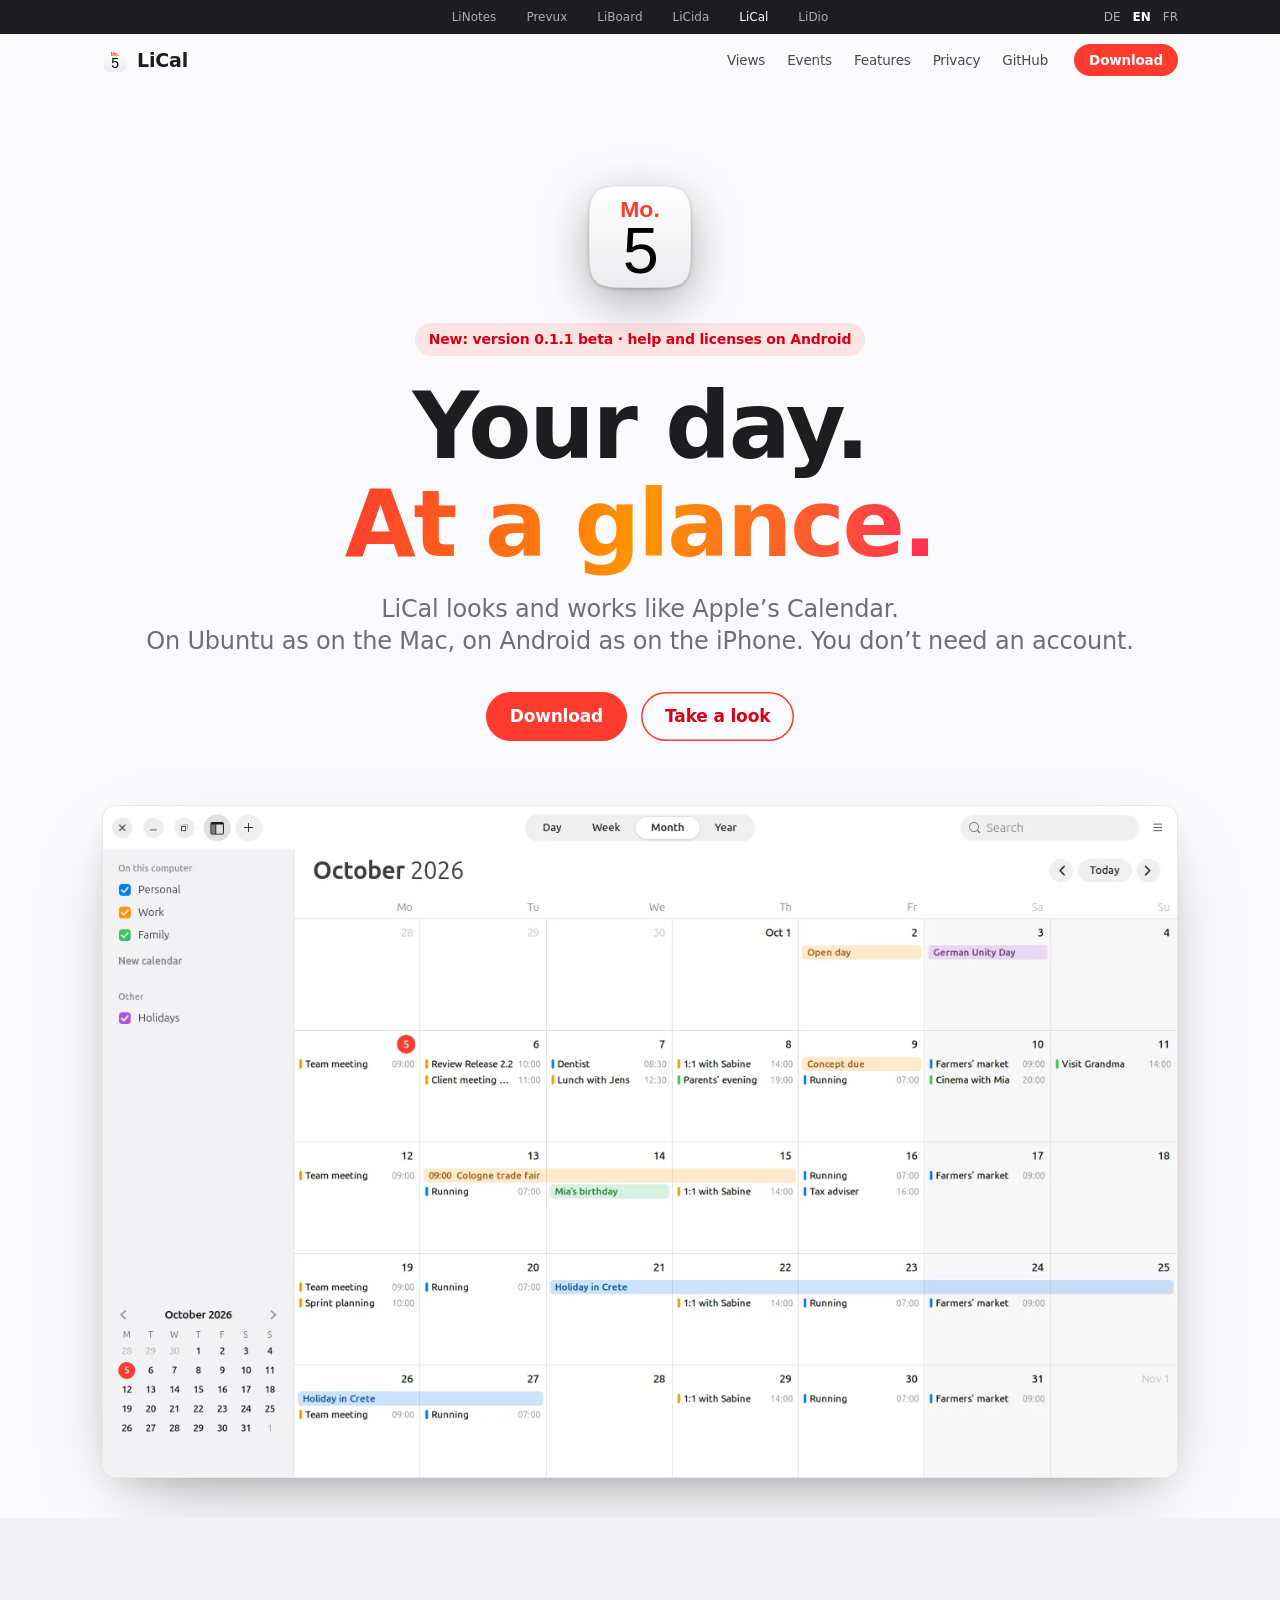
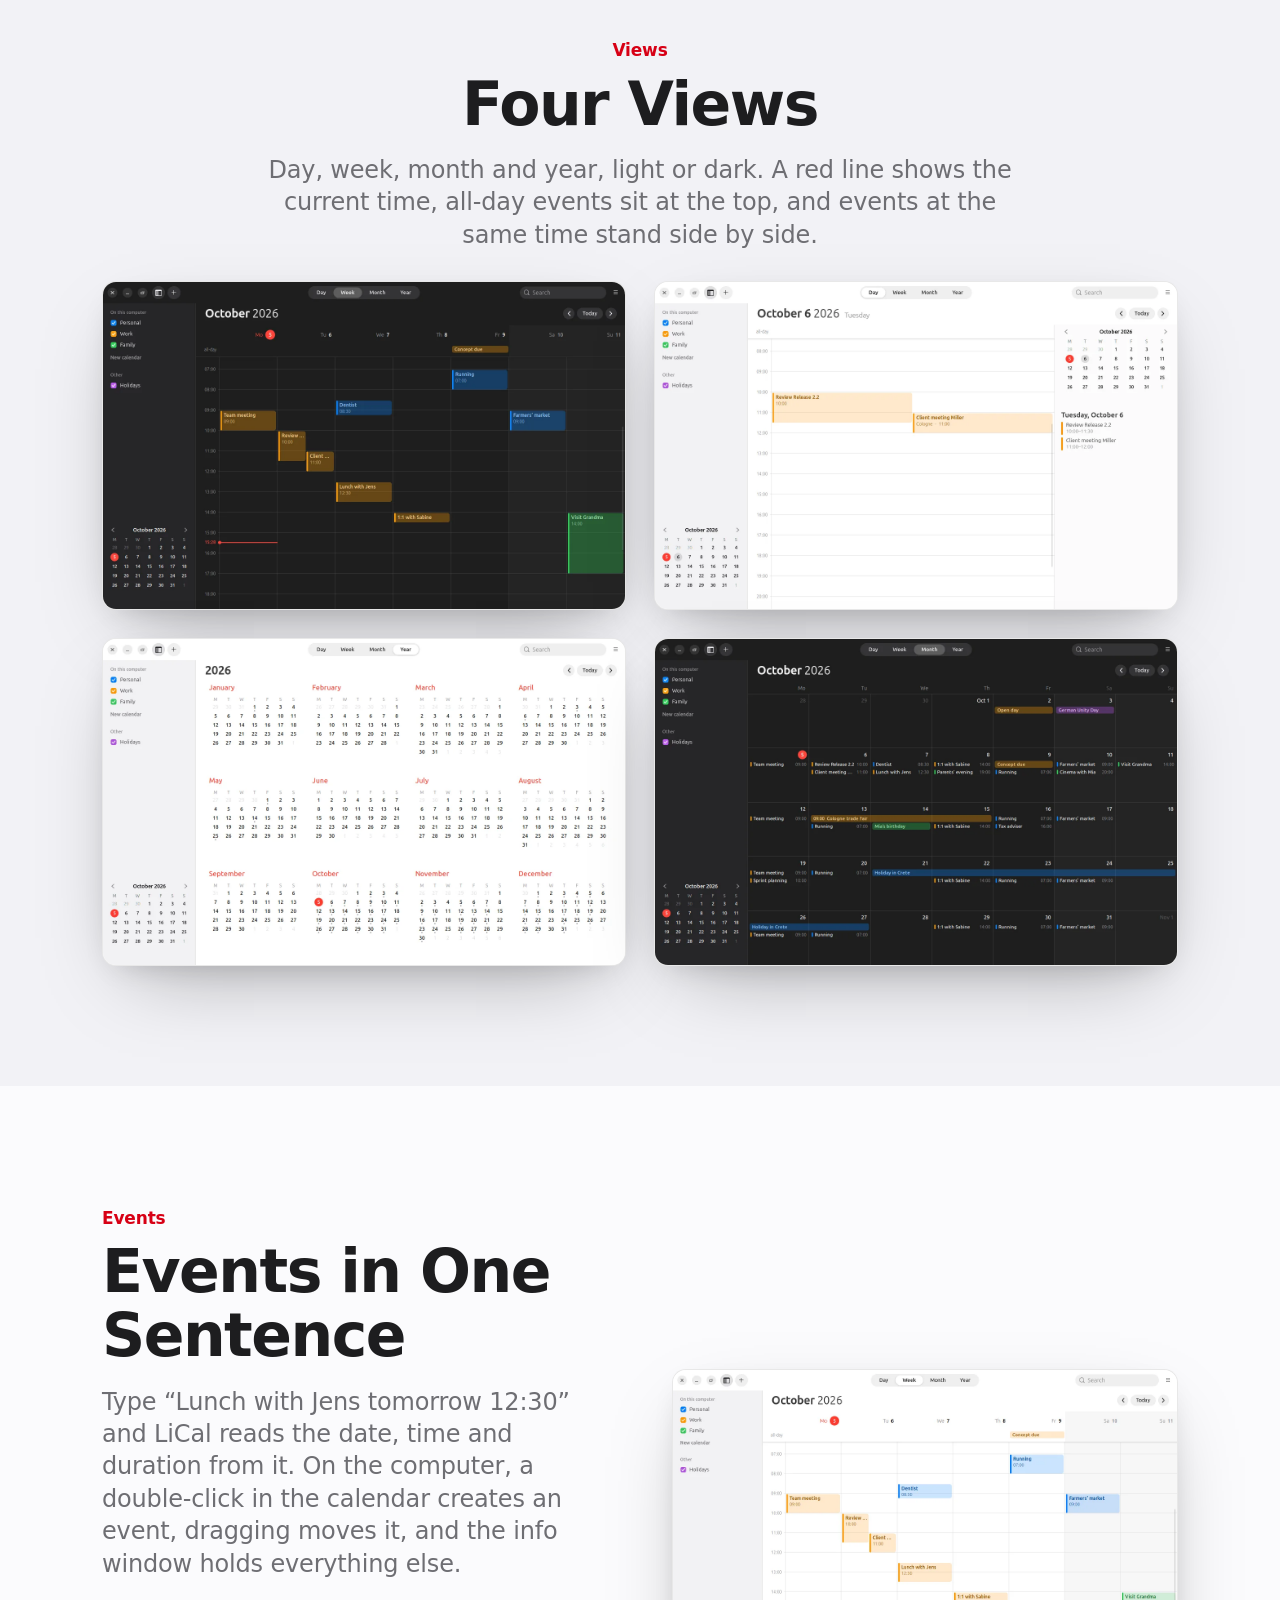
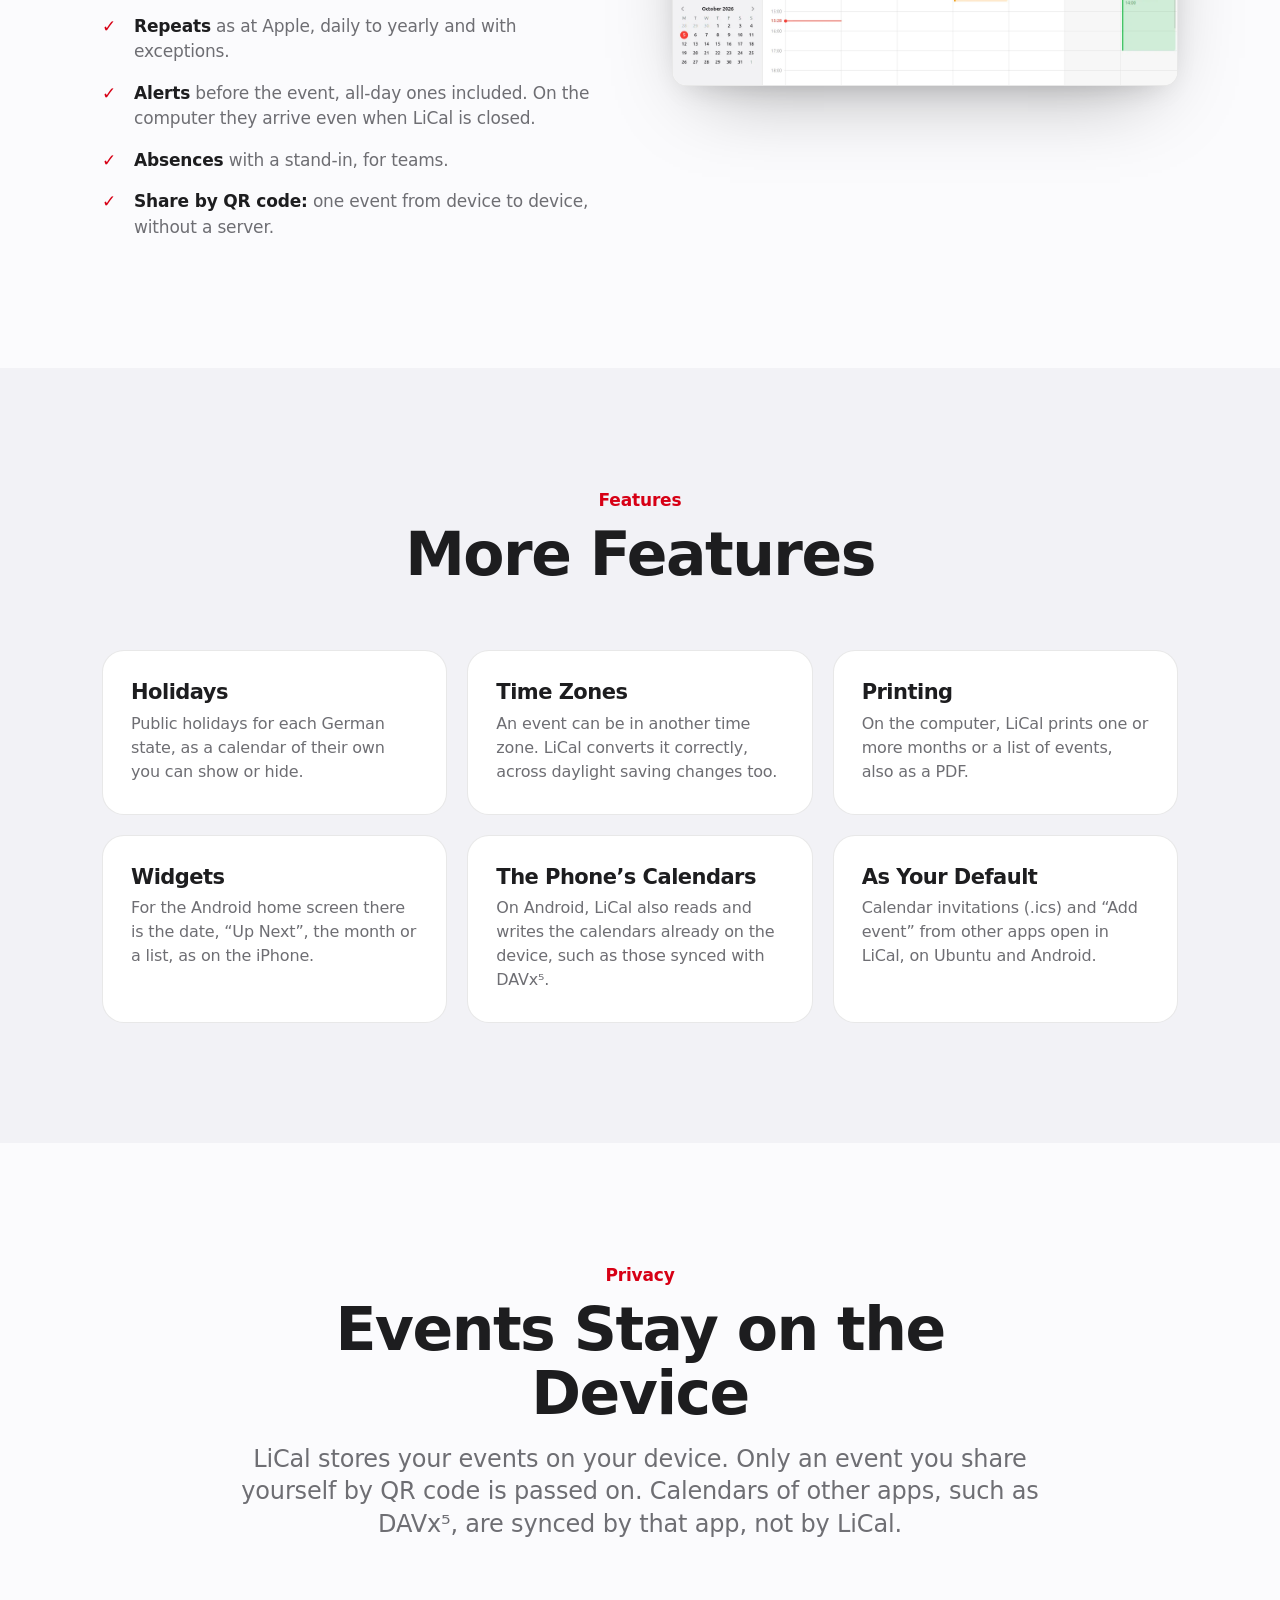
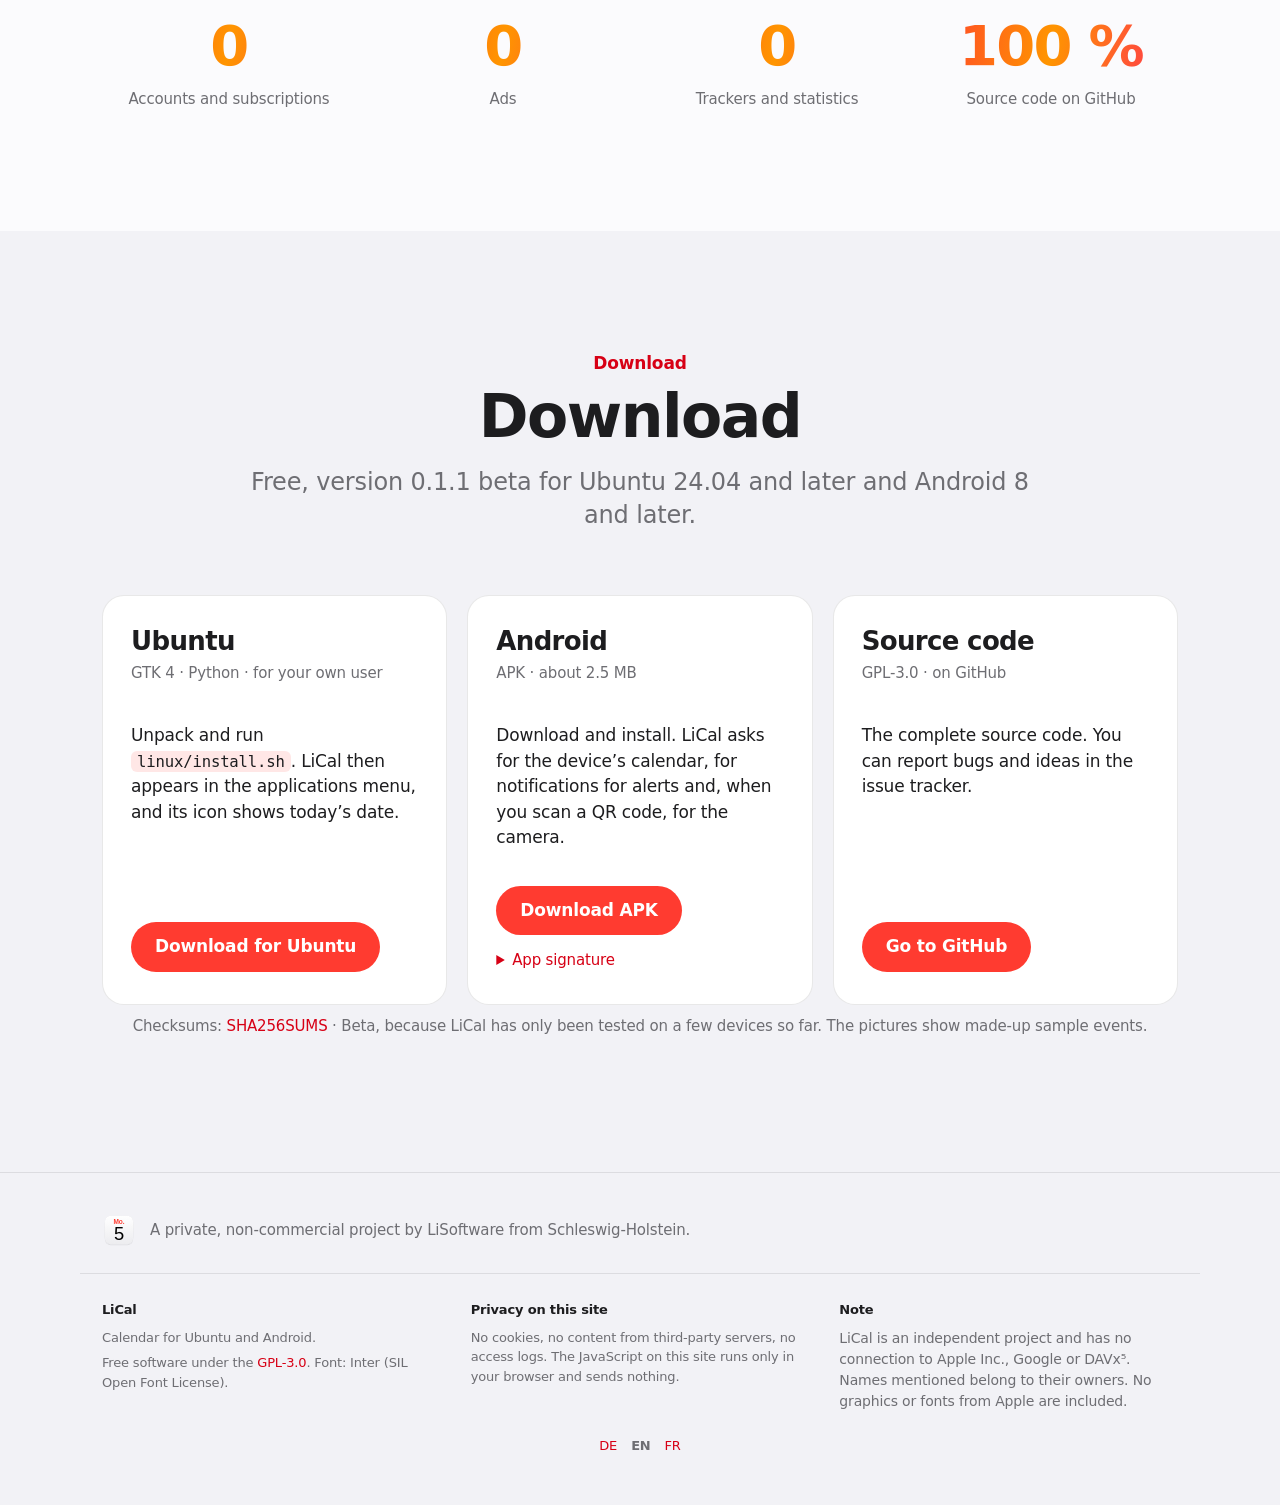
<file: homepage/index.html>
<!doctype html>
<html lang="de">
<head>
<meta charset="utf-8">
<meta name="viewport" content="width=device-width, initial-scale=1, viewport-fit=cover">
<title>LiCal – Der Kalender, wie man ihn von Apple kennt</title>
<meta name="description" content="LiCal ist ein Kalender für Ubuntu und Android, aufgebaut wie Apples Kalender. Er zeigt Tag, Woche, Monat und Jahr, erinnert an Termine und kennt die Feiertage. Er braucht kein Konto und zeigt keine Werbung.">
<link rel="icon" href="lical.svg" type="image/svg+xml">
<link rel="stylesheet" href="site.css">
<!--lang--><link rel="alternate" hreflang="de" href="https://lisoftware.de/lical/"><link rel="alternate" hreflang="en" href="https://lisoftware.de/lical/en/"><link rel="alternate" hreflang="fr" href="https://lisoftware.de/lical/fr/">
<style>
.apps .wrap { position: relative; }
.lang-switch { position: absolute; right: 22px; display: flex; gap: 12px; }
.lang-switch a[aria-current], .lang-foot a[aria-current] { color: #fff; opacity: 1; font-weight: 600; }
.lang-foot { display: flex; gap: 14px; justify-content: center; padding-top: 18px; font-size: 13px; }
.lang-foot a[aria-current] { color: inherit; }
@media (max-width: 900px) { .lang-switch { display: none; } }
</style>
<script>
(function () {
  try {
    if (document.referrer.indexOf(location.origin) === 0) return;
    var l = ((navigator.languages && navigator.languages[0]) || navigator.language || "").slice(0, 2).toLowerCase();
    if (l === "de") return;
    location.replace((l === "fr" ? "fr/" : "en/") + location.pathname.split("/").pop() + location.hash);
  } catch (e) {}
})();
</script><!--/lang-->
</head>
<body>

<div class="apps">
  <div class="wrap">
    <a href="https://lisoftware.de/linotes/">LiNotes</a>
    <a href="https://lisoftware.de/prevux/">Prevux</a>
    <a href="https://lisoftware.de/liboard/">LiBoard</a>
    <a href="https://lisoftware.de/licida/">LiCida</a>
    <a href="https://lisoftware.de/lical/" aria-current="page">LiCal</a>
    <a href="https://lisoftware.de/lidio/">LiDio</a>
  <!--lang--><span class="lang-switch"><a href="./" hreflang="de" lang="de" aria-current="true">DE</a><a href="en/" hreflang="en" lang="en">EN</a><a href="fr/" hreflang="fr" lang="fr">FR</a></span><!--/lang-->
  </div>
</div>

<header class="nav">
  <div class="wrap">
    <a class="brand" href="#"><img src="lical.svg" alt="">LiCal</a>
    <nav class="links">
      <a href="#ansichten">Ansichten</a>
      <a href="#termine">Termine</a>
      <a href="#funktionen">Funktionen</a>
      <a href="#datenschutz">Datenschutz</a>
      <a href="https://github.com/veritasX1/LiCal">GitHub</a>
    </nav>
    <a class="btn small cta" href="#laden">Laden</a>
  </div>
</header>

<main>

<section class="hero">
  <div class="wrap">
    <img class="app-icon reveal" src="lical.svg" alt="LiCal-Symbol" width="120" height="120">
    <span class="badge reveal">Neu: Version 0.1.1 Beta · Hilfe und Lizenzen auf Android</span>
    <h1 class="display reveal d1">Dein Tag.<br><span class="gradient-text">Auf einen Blick.</span></h1>
    <p class="lead reveal d2">LiCal sieht aus und bedient sich wie Apples Kalender.<br>Unter Ubuntu wie auf dem Mac, unter Android wie auf dem iPhone. Ein Konto brauchst du nicht.</p>
    <div class="actions reveal d3">
      <a class="btn" href="#laden">Laden</a>
      <a class="btn ghost" href="#ansichten">Ansehen</a>
    </div>
    <div class="hero-shot reveal"><div class="window"><img src="img/month.webp" alt="LiCal unter Ubuntu: Monatsansicht Oktober mit Terminen in Kalenderfarben" width="1600" height="1056"></div></div>
  </div>
</section>

<section id="ansichten" class="alt">
  <div class="wrap section-head reveal" style="margin-bottom: 30px">
    <p class="eyebrow">Ansichten</p>
    <h2 class="headline">Vier Ansichten</h2>
    <p class="lead">Tag, Woche, Monat und Jahr, hell oder dunkel. Ein roter Strich zeigt die aktuelle Uhrzeit, ganztägige Termine stehen oben, und Termine zur selben Zeit stehen nebeneinander.</p>
  </div>
  <div class="wrap twin">
    <figure class="reveal" style="margin:0"><div class="window"><img src="img/week-dunkel.webp" alt="Wochenansicht im dunklen Erscheinungsbild" loading="lazy"></div></figure>
    <figure class="reveal d1" style="margin:0"><div class="window"><img src="img/day.webp" alt="Tagesansicht mit Zeitachse und Tagesübersicht" loading="lazy"></div></figure>
    <figure class="reveal" style="margin:0"><div class="window"><img src="img/year.webp" alt="Jahresansicht mit zwölf Monaten" loading="lazy"></div></figure>
    <figure class="reveal d1" style="margin:0"><div class="window"><img src="img/month-dunkel.webp" alt="Monatsansicht dunkel" loading="lazy"></div></figure>
  </div>
</section>

<section id="termine">
  <div class="wrap">
    <div class="split">
      <div class="reveal">
        <p class="eyebrow">Termine</p>
        <h2 class="headline">Termine in einem Satz</h2>
        <p class="lead">Schreib „Mittag mit Jens morgen 12:30“, und LiCal liest Datum, Uhrzeit und Dauer daraus. Am Computer legt ein Doppelklick in den Kalender einen Termin an, Ziehen verschiebt ihn, und im Infofenster stellst du alles Weitere ein.</p>
        <ul class="checks">
          <li><b>Wiederholungen</b> wie bei Apple, täglich bis jährlich und mit Ausnahmen.</li>
          <li><b>Hinweise</b> vor dem Termin, auch für ganztägige. Am Computer kommen sie auch, wenn LiCal geschlossen ist.</li>
          <li><b>Abwesenheiten</b> mit Vertretung, für Teams.</li>
          <li><b>Per QR-Code weitergeben:</b> ein Termin von Gerät zu Gerät, ohne Server.</li>
        </ul>
      </div>
      <div class="reveal d1"><div class="window"><img src="img/week.webp" alt="Wochenansicht" loading="lazy"></div></div>
    </div>
  </div>
</section>

<section id="funktionen" class="alt">
  <div class="wrap">
    <div class="section-head reveal">
      <p class="eyebrow">Funktionen</p>
      <h2 class="headline">Weitere Funktionen</h2>
    </div>
    <div class="tiles">
      <div class="tile reveal"><h3>Feiertage</h3><p>Gesetzliche Feiertage je Bundesland, als eigener Kalender ein- und ausblendbar.</p></div>
      <div class="tile reveal d1"><h3>Zeitzonen</h3><p>Ein Termin kann in einer anderen Zeitzone liegen. LiCal rechnet ihn richtig um, auch über die Zeitumstellung hinweg.</p></div>
      <div class="tile reveal d2"><h3>Drucken</h3><p>Am Computer druckt LiCal einen oder mehrere Monate oder eine Terminliste, auch als PDF.</p></div>
      <div class="tile reveal"><h3>Widgets</h3><p>Für den Android-Startbildschirm gibt es das Datum, „Als Nächstes“, den Monat oder eine Liste, wie beim iPhone.</p></div>
      <div class="tile reveal d1"><h3>Kalender des Handys</h3><p>Auf Android liest und schreibt LiCal auch die Kalender, die schon auf dem Gerät sind, etwa die per DAVx⁵ abgeglichenen.</p></div>
      <div class="tile reveal d2"><h3>Als Standard</h3><p>Kalendereinladungen (.ics) und „Termin hinzufügen“ aus anderen Apps öffnen sich in LiCal, unter Ubuntu und Android.</p></div>
    </div>
  </div>
</section>

<section id="datenschutz">
  <div class="wrap">
    <div class="section-head reveal">
      <p class="eyebrow">Datenschutz</p>
      <h2 class="headline">Termine bleiben auf dem Gerät</h2>
      <p class="lead">LiCal speichert deine Termine auf deinem Gerät. Weitergegeben wird nur ein Termin, den du selbst per QR-Code teilst. Kalender anderer Apps, etwa aus DAVx⁵, gleicht die jeweilige App ab, nicht LiCal.</p>
    </div>
    <div class="facts">
      <div class="reveal"><div class="num gradient-text">0</div><div class="lbl">Konten und Abos</div></div>
      <div class="reveal d1"><div class="num gradient-text">0</div><div class="lbl">Werbung</div></div>
      <div class="reveal d2"><div class="num gradient-text">0</div><div class="lbl">Tracker und Statistik</div></div>
      <div class="reveal d3"><div class="num gradient-text">100 %</div><div class="lbl">Quelltext auf GitHub</div></div>
    </div>
  </div>
</section>

<section id="laden" class="alt">
  <div class="wrap">
    <div class="section-head reveal">
      <p class="eyebrow">Laden</p>
      <h2 class="headline">Herunterladen</h2>
      <p class="lead">Kostenlos, Version 0.1.1 Beta für Ubuntu 24.04 und neuer sowie Android 8 und neuer.</p>
    </div>
    <div class="downloads">
      <div class="download reveal">
        <h3>Ubuntu</h3>
        <div class="meta">GTK 4 · Python · für den eigenen Benutzer</div>
        <div class="grow"><p>Entpacken und <code class="inline">linux/install.sh</code> ausführen. LiCal erscheint dann im Anwendungsmenü, und sein Symbol zeigt das heutige Datum.</p></div>
        <a class="btn" href="download/LiCal-0.1.1-ubuntu.tar.gz">Für Ubuntu laden</a>
      </div>
      <div class="download reveal d1">
        <h3>Android</h3>
        <div class="meta">APK · rund 2,5 MB</div>
        <div class="grow"><p>Herunterladen und installieren. LiCal fragt nach dem Kalender des Geräts, nach Mitteilungen für Hinweise und, wenn du einen QR-Code scannst, nach der Kamera.</p></div>
        <a class="btn" href="download/LiCal-0.1.1.apk">APK laden</a>
        <details><summary>App-Signatur</summary>
          <p>SHA-256: <code style="word-break: break-all">b53ba4b14abd79e1d31be87858fc0e9a59f13baef9a8531a01cefaddf93ebed9</code></p>
        </details>
      </div>
      <div class="download reveal d2">
        <h3>Quelltext</h3>
        <div class="meta">GPL-3.0 · auf GitHub</div>
        <div class="grow"><p>Der vollständige Quelltext. Fehler und Ideen kannst du im Issue-Tracker melden.</p></div>
        <a class="btn" href="https://github.com/veritasX1/LiCal">Zu GitHub</a>
      </div>
    </div>
    <p class="center" style="margin-top: 10px; color: var(--muted); font-size: 15px">Prüfsummen: <a href="download/SHA256SUMS">SHA256SUMS</a> · Beta, weil LiCal bisher nur auf wenigen Geräten getestet ist. Die Bilder zeigen erfundene Beispieltermine.</p>
  </div>
</section>

</main>

<footer>
  <div class="wrap made">
    <img src="lical.svg" alt="" width="34" height="34">
    <p>Ein privates, nichtkommerzielles Projekt von LiSoftware aus Schleswig-Holstein.</p>
  </div>
  <div class="wrap cols">
    <div>
      <h4>LiCal</h4>
      <p>Kalender für Ubuntu und Android.</p>
      <p>Freie Software unter der <a href="https://github.com/veritasX1/LiCal/blob/main/LICENSE">GPL-3.0</a>. Schrift Inter (SIL Open Font License).</p>
    </div>
    <div>
      <h4>Datenschutz dieser Seite</h4>
      <p>Keine Cookies, keine Inhalte von fremden Servern, keine Zugriffsprotokolle. Das JavaScript dieser Seite läuft nur in deinem Browser und sendet nichts.</p>
    </div>
    <div>
      <h4>Hinweis</h4>
      <p class="legal">LiCal ist ein unabhängiges Projekt und steht in keiner Verbindung zu Apple Inc., Google oder DAVx⁵. Genannte Namen gehören ihren Inhabern. Es werden keine Grafiken oder Schriften von Apple mitgeliefert.</p>
    </div>
  </div>
<!--lang--><div class="wrap lang-foot"><a href="./" hreflang="de" lang="de" aria-current="true">DE</a><a href="en/" hreflang="en" lang="en">EN</a><a href="fr/" hreflang="fr" lang="fr">FR</a></div><!--/lang-->
</footer>

<script src="site.js"></script>
</body>
</html>
</file>
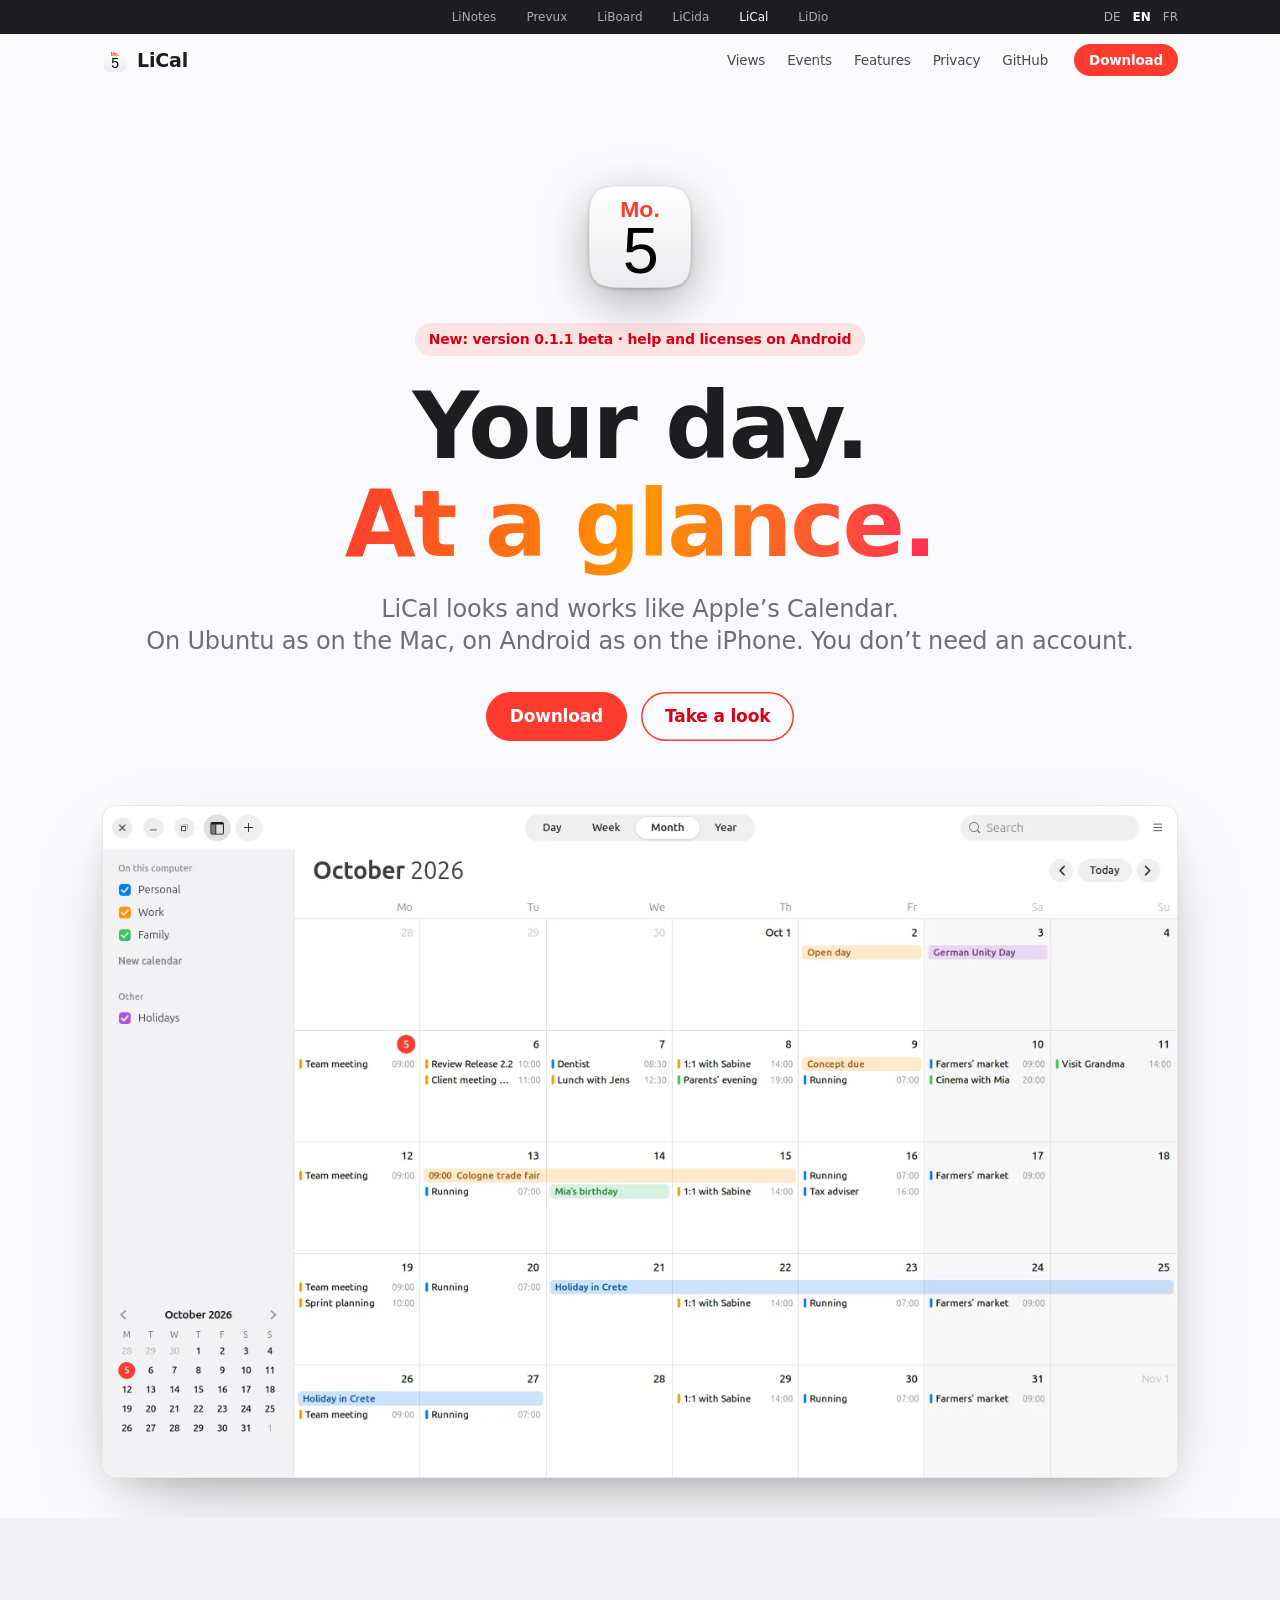
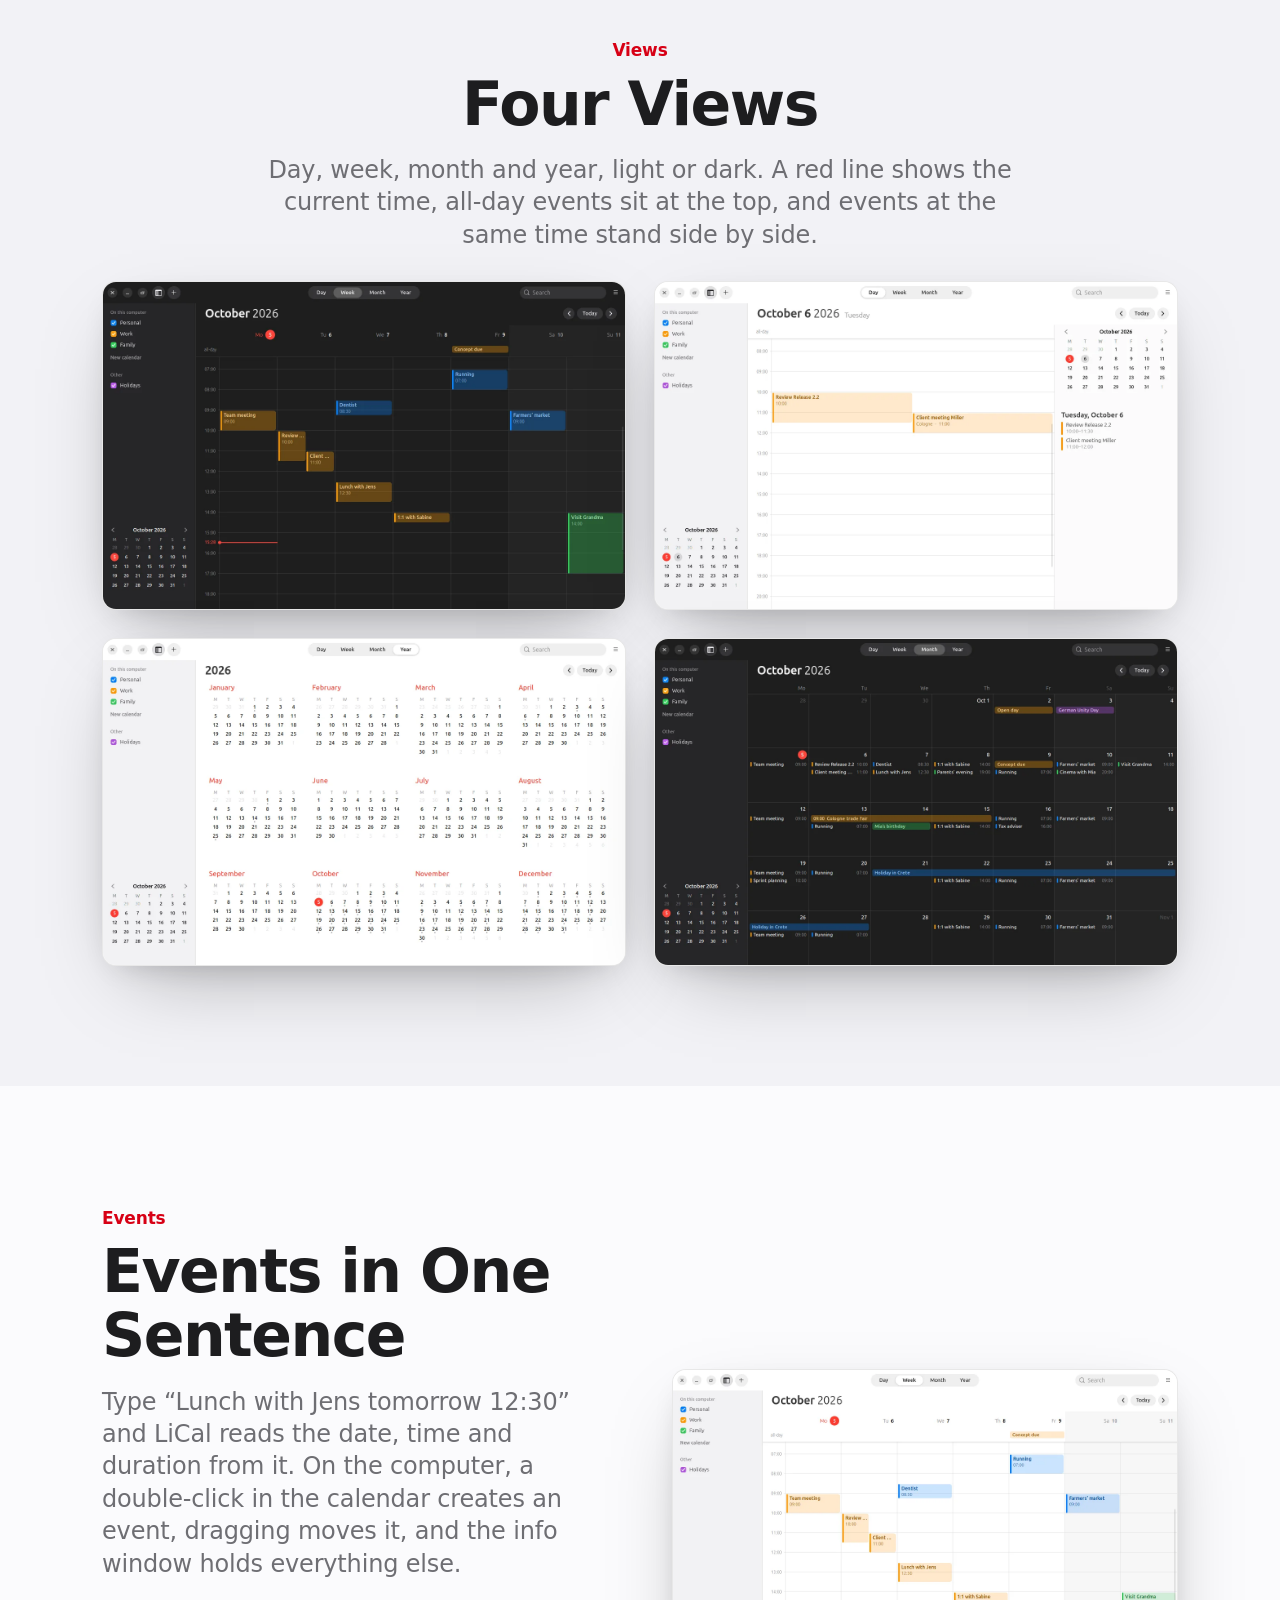
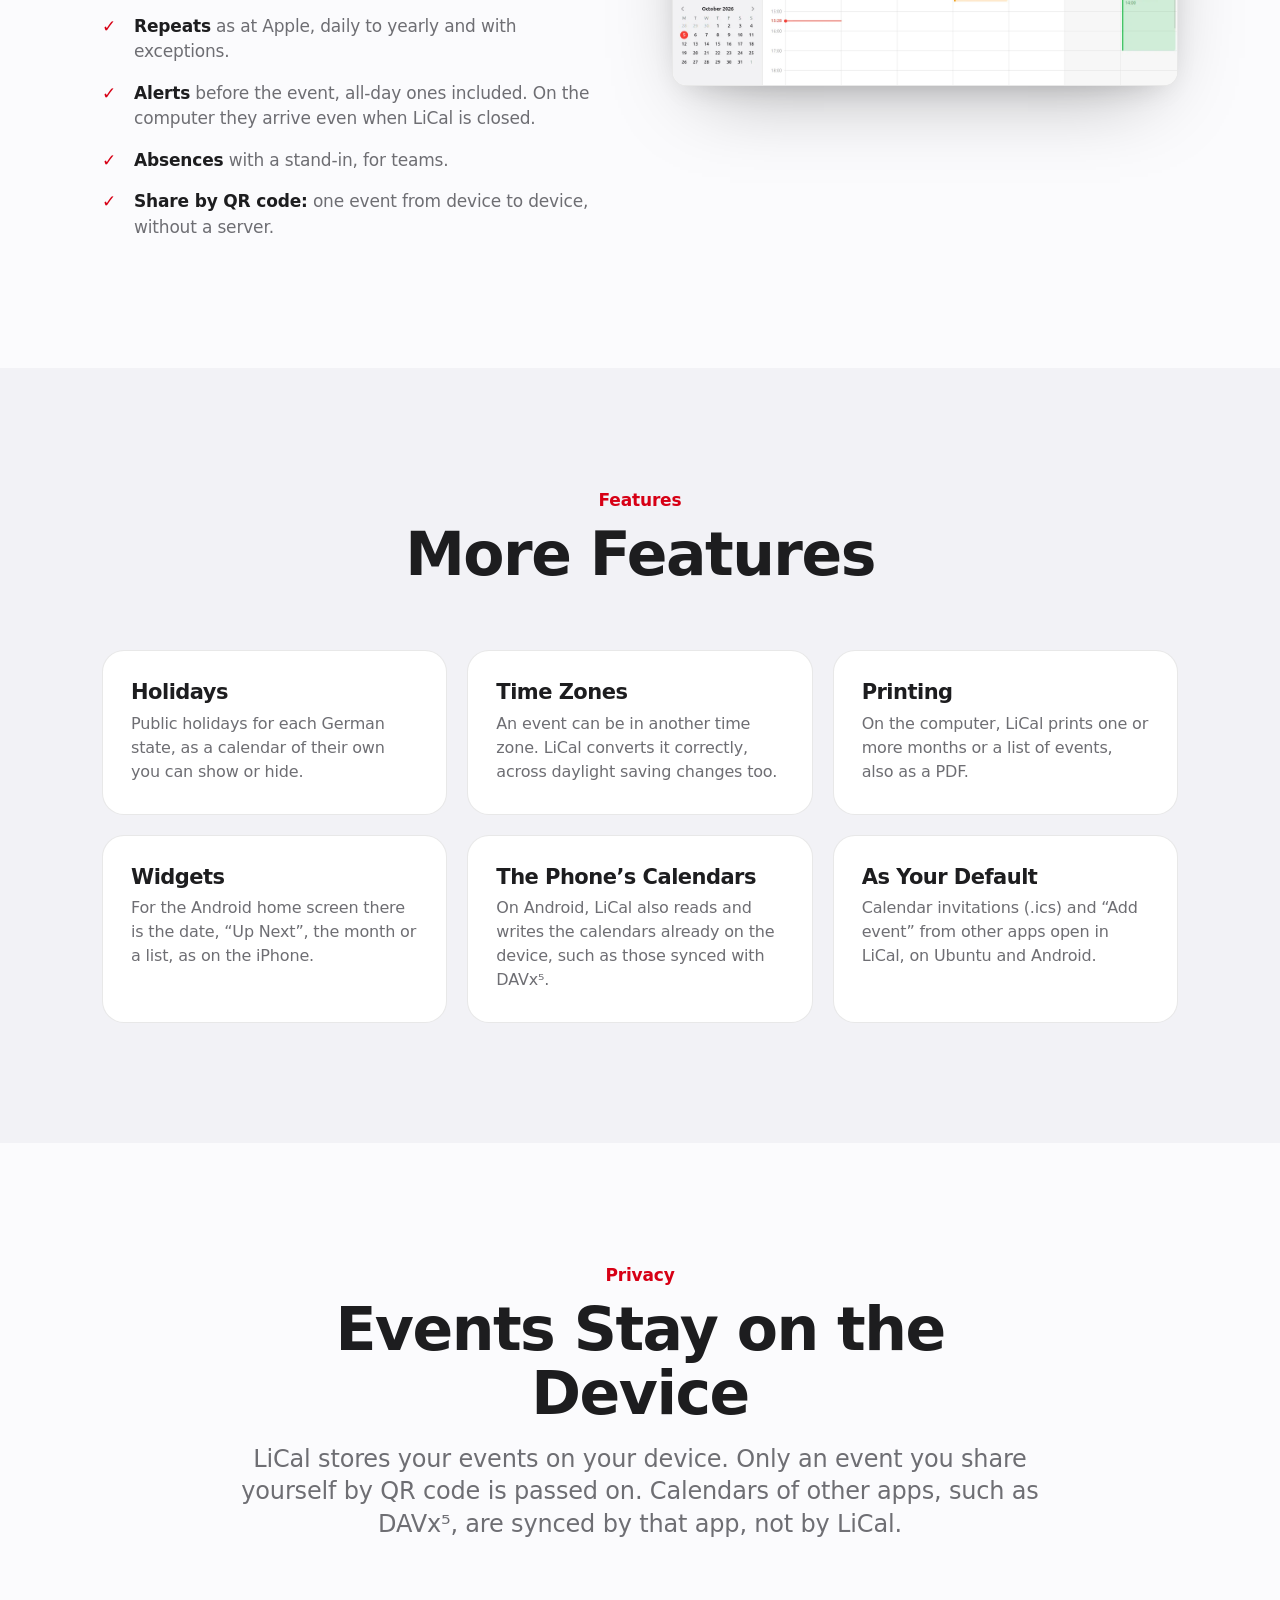
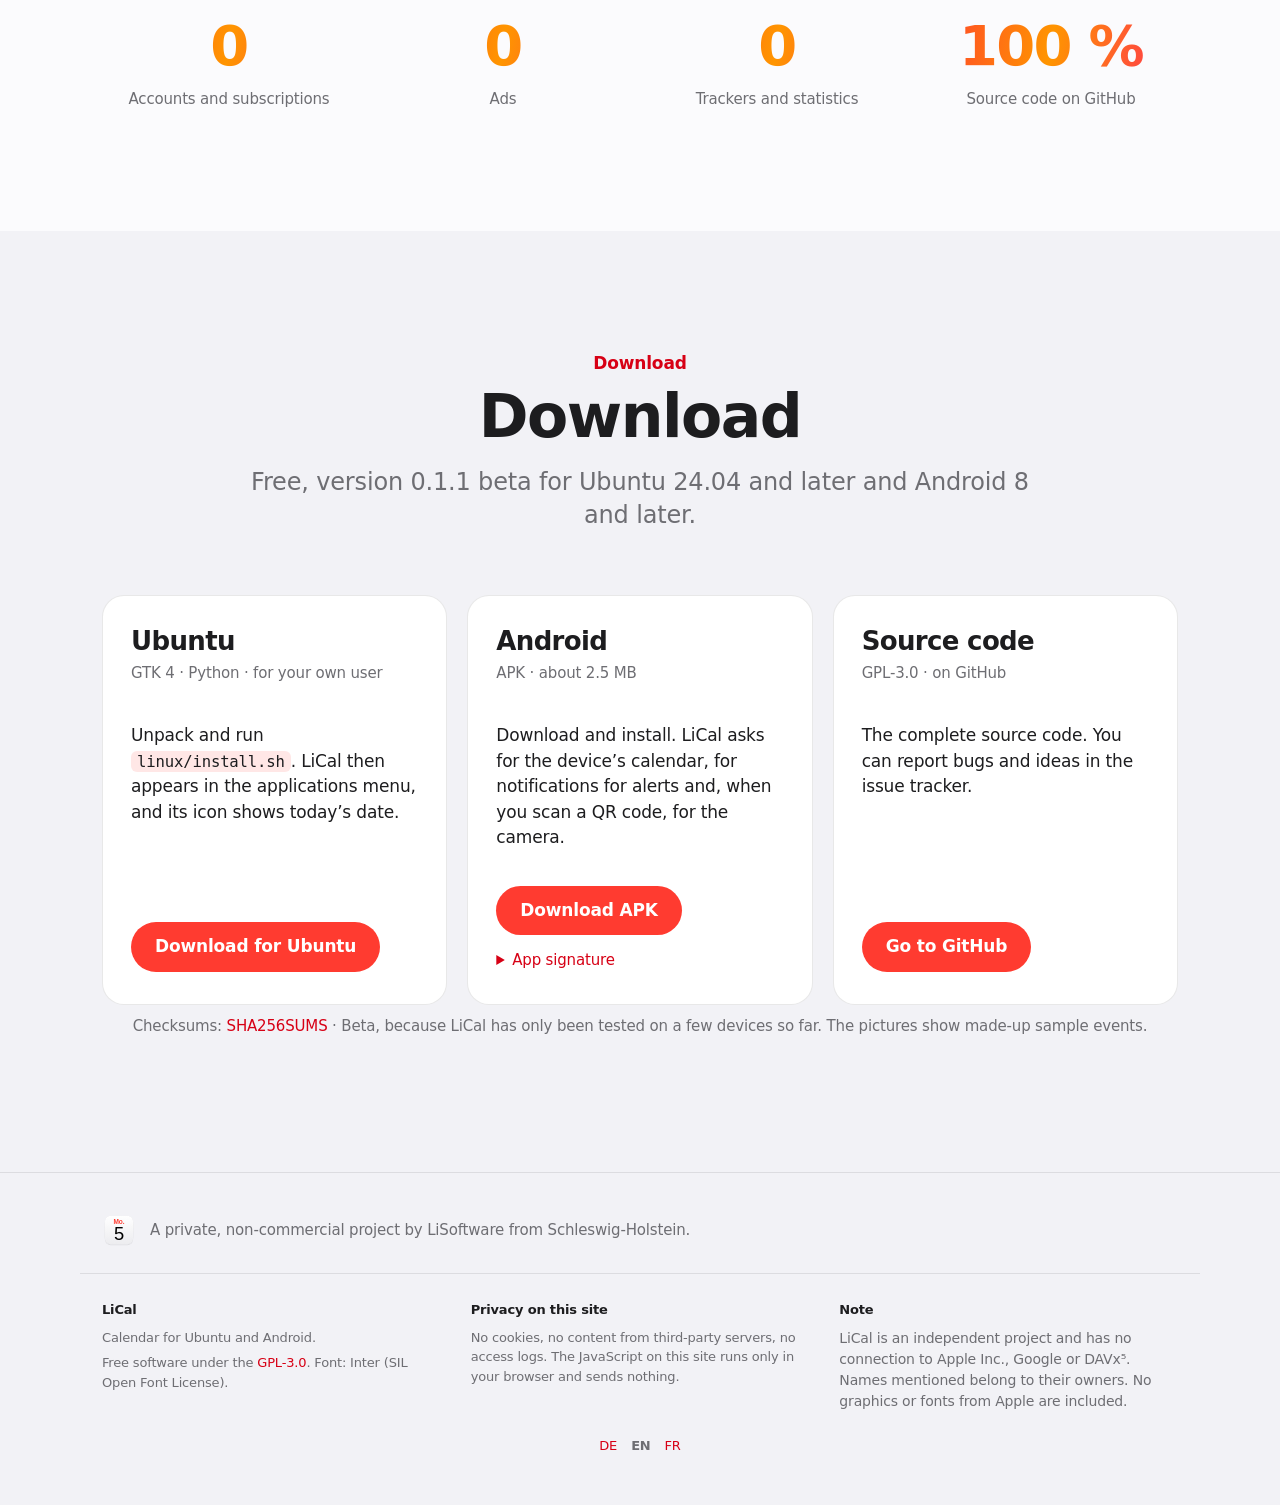
<file: homepage/en/index.html>
<!doctype html>
<html lang="en">
<head>
<meta charset="utf-8">
<meta name="viewport" content="width=device-width, initial-scale=1, viewport-fit=cover">
<title>LiCal – The calendar as you know it from Apple</title>
<meta name="description" content="LiCal is a calendar for Ubuntu and Android, built like Apple’s Calendar. It shows day, week, month and year, reminds you of events and knows the public holidays. It needs no account and shows no ads.">
<link rel="icon" href="../lical.svg" type="image/svg+xml">
<link rel="stylesheet" href="../site.css">
<!--lang--><link rel="alternate" hreflang="de" href="https://lisoftware.de/lical/"><link rel="alternate" hreflang="en" href="https://lisoftware.de/lical/en/"><link rel="alternate" hreflang="fr" href="https://lisoftware.de/lical/fr/">
<style>
.apps .wrap { position: relative; }
.lang-switch { position: absolute; right: 22px; display: flex; gap: 12px; }
.lang-switch a[aria-current], .lang-foot a[aria-current] { color: #fff; opacity: 1; font-weight: 600; }
.lang-foot { display: flex; gap: 14px; justify-content: center; padding-top: 18px; font-size: 13px; }
.lang-foot a[aria-current] { color: inherit; }
@media (max-width: 900px) { .lang-switch { display: none; } }
</style><!--/lang-->
</head>
<body>

<div class="apps">
  <div class="wrap">
    <a href="https://lisoftware.de/linotes/">LiNotes</a>
    <a href="https://lisoftware.de/prevux/">Prevux</a>
    <a href="https://lisoftware.de/liboard/">LiBoard</a>
    <a href="https://lisoftware.de/licida/">LiCida</a>
    <a href="https://lisoftware.de/lical/" aria-current="page">LiCal</a>
    <a href="https://lisoftware.de/lidio/">LiDio</a>
  <!--lang--><span class="lang-switch"><a href="../" hreflang="de" lang="de">DE</a><a href="./" hreflang="en" lang="en" aria-current="true">EN</a><a href="../fr/" hreflang="fr" lang="fr">FR</a></span><!--/lang-->
  </div>
</div>

<header class="nav">
  <div class="wrap">
    <a class="brand" href="#"><img src="../lical.svg" alt="">LiCal</a>
    <nav class="links">
      <a href="#ansichten">Views</a>
      <a href="#termine">Events</a>
      <a href="#funktionen">Features</a>
      <a href="#datenschutz">Privacy</a>
      <a href="https://github.com/veritasX1/LiCal">GitHub</a>
    </nav>
    <a class="btn small cta" href="#laden">Download</a>
  </div>
</header>

<main>

<section class="hero">
  <div class="wrap">
    <img class="app-icon reveal" src="../lical.svg" alt="LiCal icon" width="120" height="120">
    <span class="badge reveal">New: version 0.1.1 beta · help and licenses on Android</span>
    <h1 class="display reveal d1">Your day.<br><span class="gradient-text">At a glance.</span></h1>
    <p class="lead reveal d2">LiCal looks and works like Apple’s Calendar.<br>On Ubuntu as on the Mac, on Android as on the iPhone. You don’t need an account.</p>
    <div class="actions reveal d3">
      <a class="btn" href="#laden">Download</a>
      <a class="btn ghost" href="#ansichten">Take a look</a>
    </div>
    <div class="hero-shot reveal"><div class="window"><img src="../img/en/month.webp" alt="LiCal on Ubuntu: month view of October with events in calendar colours" width="1600" height="1056"></div></div>
  </div>
</section>

<section id="ansichten" class="alt">
  <div class="wrap section-head reveal" style="margin-bottom: 30px">
    <p class="eyebrow">Views</p>
    <h2 class="headline">Four Views</h2>
    <p class="lead">Day, week, month and year, light or dark. A red line shows the current time, all-day events sit at the top, and events at the same time stand side by side.</p>
  </div>
  <div class="wrap twin">
    <figure class="reveal" style="margin:0"><div class="window"><img src="../img/en/week-dunkel.webp" alt="Week view in the dark appearance" loading="lazy"></div></figure>
    <figure class="reveal d1" style="margin:0"><div class="window"><img src="../img/en/day.webp" alt="Day view with timeline and day overview" loading="lazy"></div></figure>
    <figure class="reveal" style="margin:0"><div class="window"><img src="../img/en/year.webp" alt="Year view with twelve months" loading="lazy"></div></figure>
    <figure class="reveal d1" style="margin:0"><div class="window"><img src="../img/en/month-dunkel.webp" alt="Month view, dark" loading="lazy"></div></figure>
  </div>
</section>

<section id="termine">
  <div class="wrap">
    <div class="split">
      <div class="reveal">
        <p class="eyebrow">Events</p>
        <h2 class="headline">Events in One Sentence</h2>
        <p class="lead">Type “Lunch with Jens tomorrow 12:30” and LiCal reads the date, time and duration from it. On the computer, a double-click in the calendar creates an event, dragging moves it, and the info window holds everything else.</p>
        <ul class="checks">
          <li><b>Repeats</b> as at Apple, daily to yearly and with exceptions.</li>
          <li><b>Alerts</b> before the event, all-day ones included. On the computer they arrive even when LiCal is closed.</li>
          <li><b>Absences</b> with a stand-in, for teams.</li>
          <li><b>Share by QR code:</b> one event from device to device, without a server.</li>
        </ul>
      </div>
      <div class="reveal d1"><div class="window"><img src="../img/en/week.webp" alt="Week view" loading="lazy"></div></div>
    </div>
  </div>
</section>

<section id="funktionen" class="alt">
  <div class="wrap">
    <div class="section-head reveal">
      <p class="eyebrow">Features</p>
      <h2 class="headline">More Features</h2>
    </div>
    <div class="tiles">
      <div class="tile reveal"><h3>Holidays</h3><p>Public holidays for each German state, as a calendar of their own you can show or hide.</p></div>
      <div class="tile reveal d1"><h3>Time Zones</h3><p>An event can be in another time zone. LiCal converts it correctly, across daylight saving changes too.</p></div>
      <div class="tile reveal d2"><h3>Printing</h3><p>On the computer, LiCal prints one or more months or a list of events, also as a PDF.</p></div>
      <div class="tile reveal"><h3>Widgets</h3><p>For the Android home screen there is the date, “Up Next”, the month or a list, as on the iPhone.</p></div>
      <div class="tile reveal d1"><h3>The Phone’s Calendars</h3><p>On Android, LiCal also reads and writes the calendars already on the device, such as those synced with DAVx⁵.</p></div>
      <div class="tile reveal d2"><h3>As Your Default</h3><p>Calendar invitations (.ics) and “Add event” from other apps open in LiCal, on Ubuntu and Android.</p></div>
    </div>
  </div>
</section>

<section id="datenschutz">
  <div class="wrap">
    <div class="section-head reveal">
      <p class="eyebrow">Privacy</p>
      <h2 class="headline">Events Stay on the Device</h2>
      <p class="lead">LiCal stores your events on your device. Only an event you share yourself by QR code is passed on. Calendars of other apps, such as DAVx⁵, are synced by that app, not by LiCal.</p>
    </div>
    <div class="facts">
      <div class="reveal"><div class="num gradient-text">0</div><div class="lbl">Accounts and subscriptions</div></div>
      <div class="reveal d1"><div class="num gradient-text">0</div><div class="lbl">Ads</div></div>
      <div class="reveal d2"><div class="num gradient-text">0</div><div class="lbl">Trackers and statistics</div></div>
      <div class="reveal d3"><div class="num gradient-text">100 %</div><div class="lbl">Source code on GitHub</div></div>
    </div>
  </div>
</section>

<section id="laden" class="alt">
  <div class="wrap">
    <div class="section-head reveal">
      <p class="eyebrow">Download</p>
      <h2 class="headline">Download</h2>
      <p class="lead">Free, version 0.1.1 beta for Ubuntu 24.04 and later and Android 8 and later.</p>
    </div>
    <div class="downloads">
      <div class="download reveal">
        <h3>Ubuntu</h3>
        <div class="meta">GTK 4 · Python · for your own user</div>
        <div class="grow"><p>Unpack and run <code class="inline">linux/install.sh</code>. LiCal then appears in the applications menu, and its icon shows today’s date.</p></div>
        <a class="btn" href="../download/LiCal-0.1.1-ubuntu.tar.gz">Download for Ubuntu</a>
      </div>
      <div class="download reveal d1">
        <h3>Android</h3>
        <div class="meta">APK · about 2.5 MB</div>
        <div class="grow"><p>Download and install. LiCal asks for the device’s calendar, for notifications for alerts and, when you scan a QR code, for the camera.</p></div>
        <a class="btn" href="../download/LiCal-0.1.1.apk">Download APK</a>
        <details><summary>App signature</summary>
          <p>SHA-256: <code style="word-break: break-all">b53ba4b14abd79e1d31be87858fc0e9a59f13baef9a8531a01cefaddf93ebed9</code></p>
        </details>
      </div>
      <div class="download reveal d2">
        <h3>Source code</h3>
        <div class="meta">GPL-3.0 · on GitHub</div>
        <div class="grow"><p>The complete source code. You can report bugs and ideas in the issue tracker.</p></div>
        <a class="btn" href="https://github.com/veritasX1/LiCal">Go to GitHub</a>
      </div>
    </div>
    <p class="center" style="margin-top: 10px; color: var(--muted); font-size: 15px">Checksums: <a href="../download/SHA256SUMS">SHA256SUMS</a> · Beta, because LiCal has only been tested on a few devices so far. The pictures show made-up sample events.</p>
  </div>
</section>

</main>

<footer>
  <div class="wrap made">
    <img src="../lical.svg" alt="" width="34" height="34">
    <p>A private, non-commercial project by LiSoftware from Schleswig-Holstein.</p>
  </div>
  <div class="wrap cols">
    <div>
      <h4>LiCal</h4>
      <p>Calendar for Ubuntu and Android.</p>
      <p>Free software under the <a href="https://github.com/veritasX1/LiCal/blob/main/LICENSE">GPL-3.0</a>. Font: Inter (SIL Open Font License).</p>
    </div>
    <div>
      <h4>Privacy on this site</h4>
      <p>No cookies, no content from third-party servers, no access logs. The JavaScript on this site runs only in your browser and sends nothing.</p>
    </div>
    <div>
      <h4>Note</h4>
      <p class="legal">LiCal is an independent project and has no connection to Apple Inc., Google or DAVx⁵. Names mentioned belong to their owners. No graphics or fonts from Apple are included.</p>
    </div>
  </div>
<!--lang--><div class="wrap lang-foot"><a href="../" hreflang="de" lang="de">DE</a><a href="./" hreflang="en" lang="en" aria-current="true">EN</a><a href="../fr/" hreflang="fr" lang="fr">FR</a></div><!--/lang-->
</footer>

<script src="../site.js"></script>
</body>
</html>
</file>
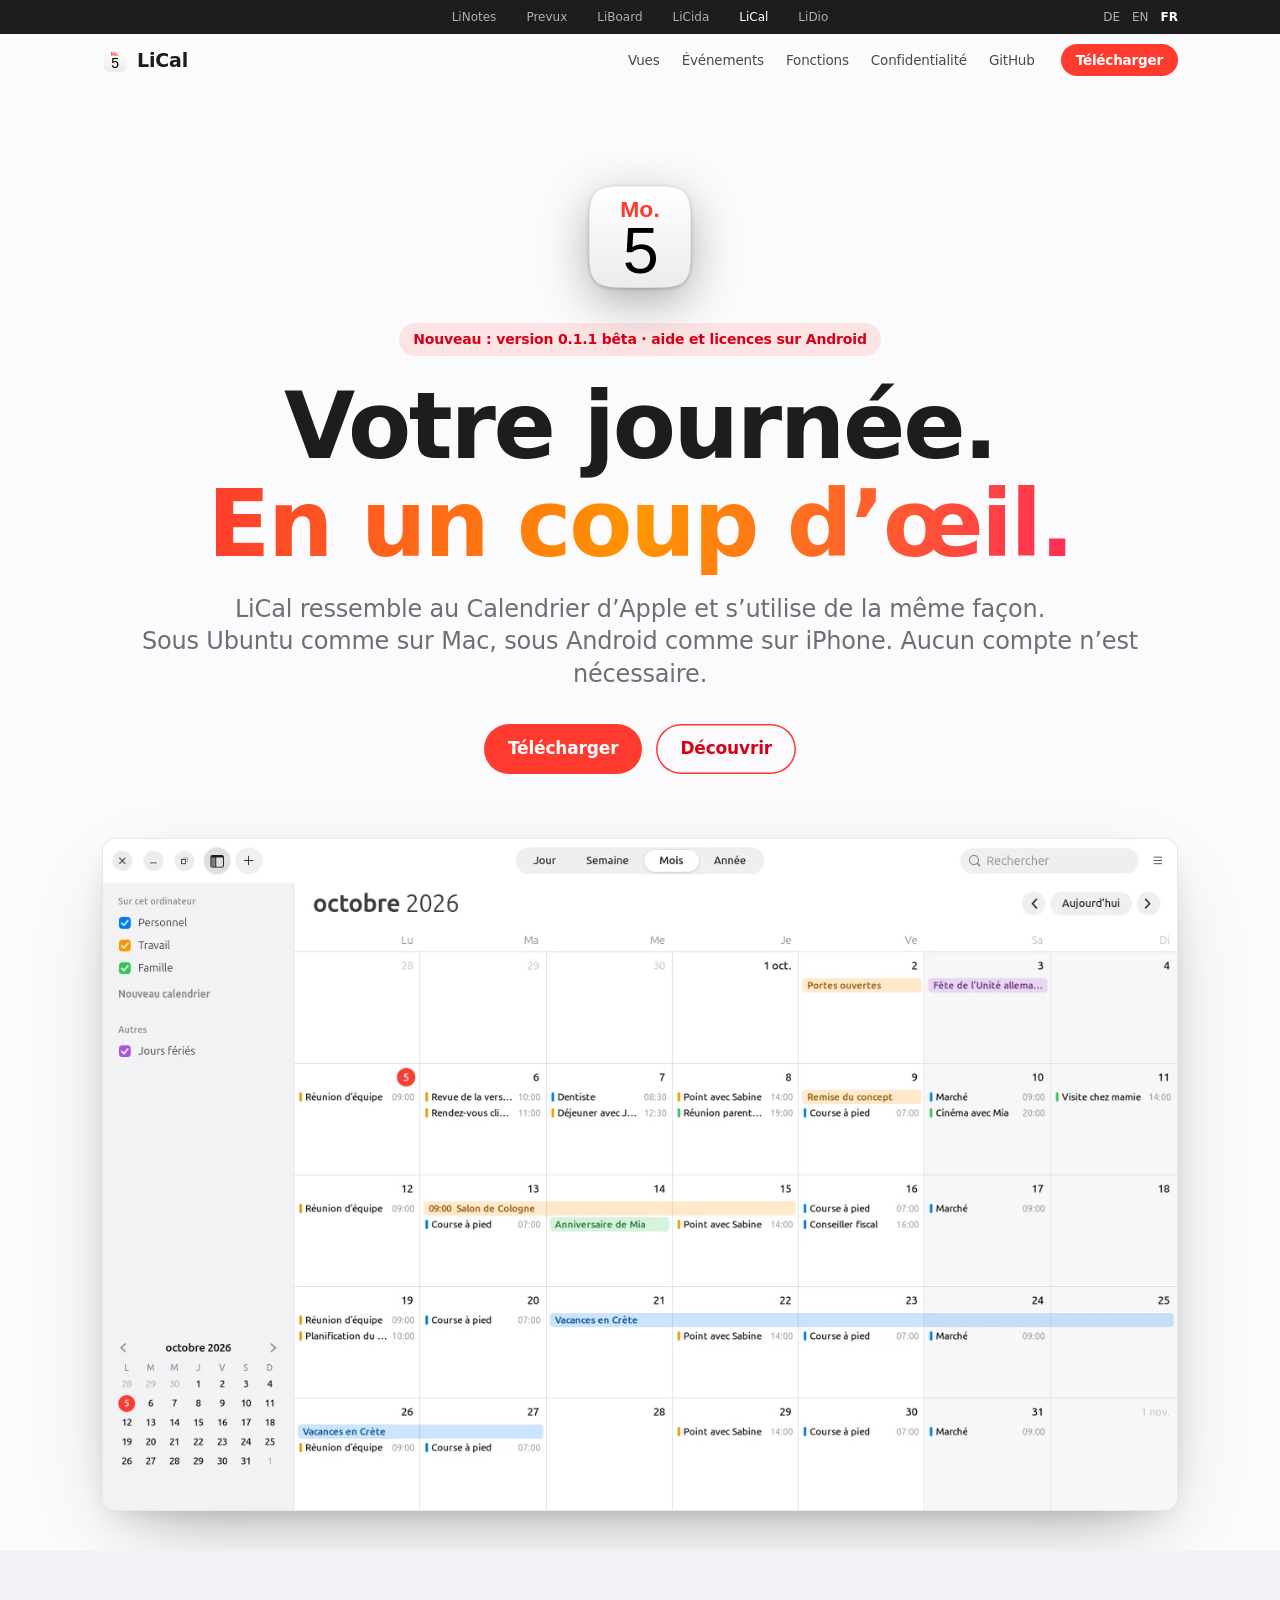
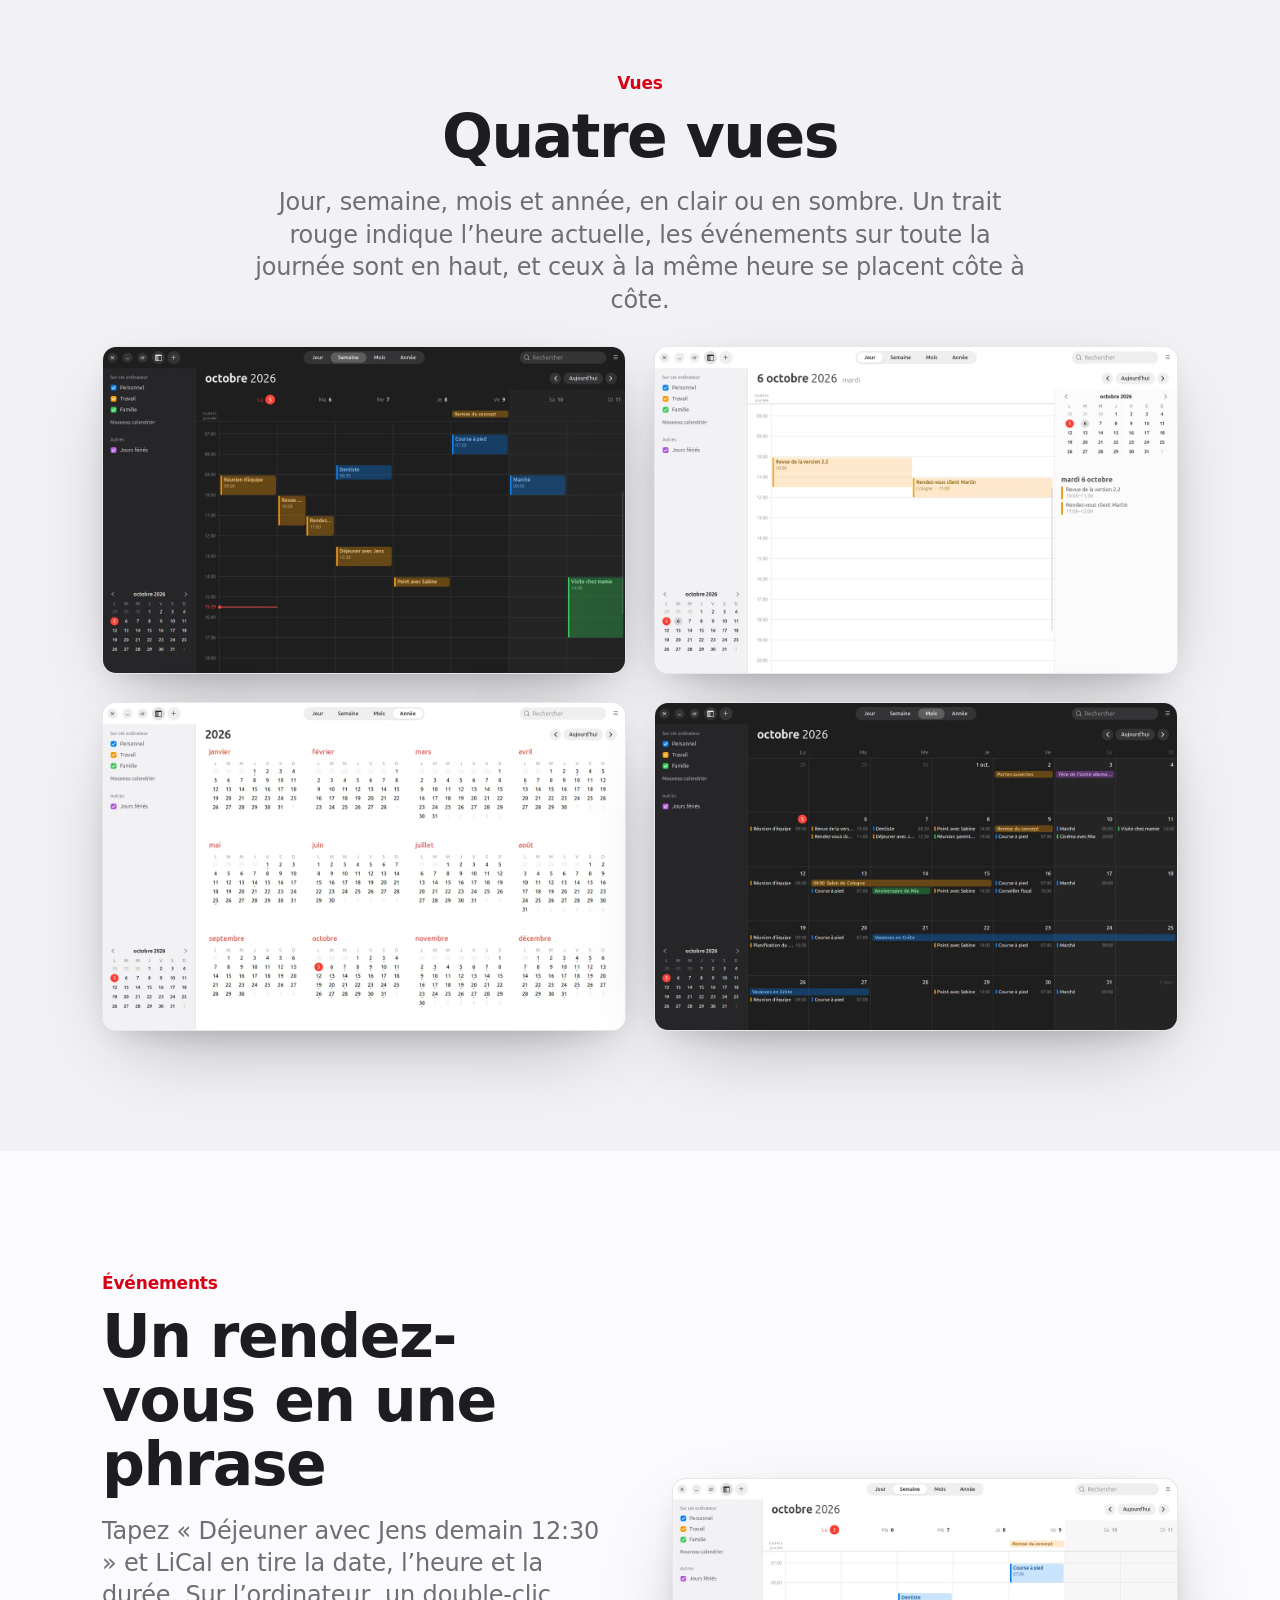
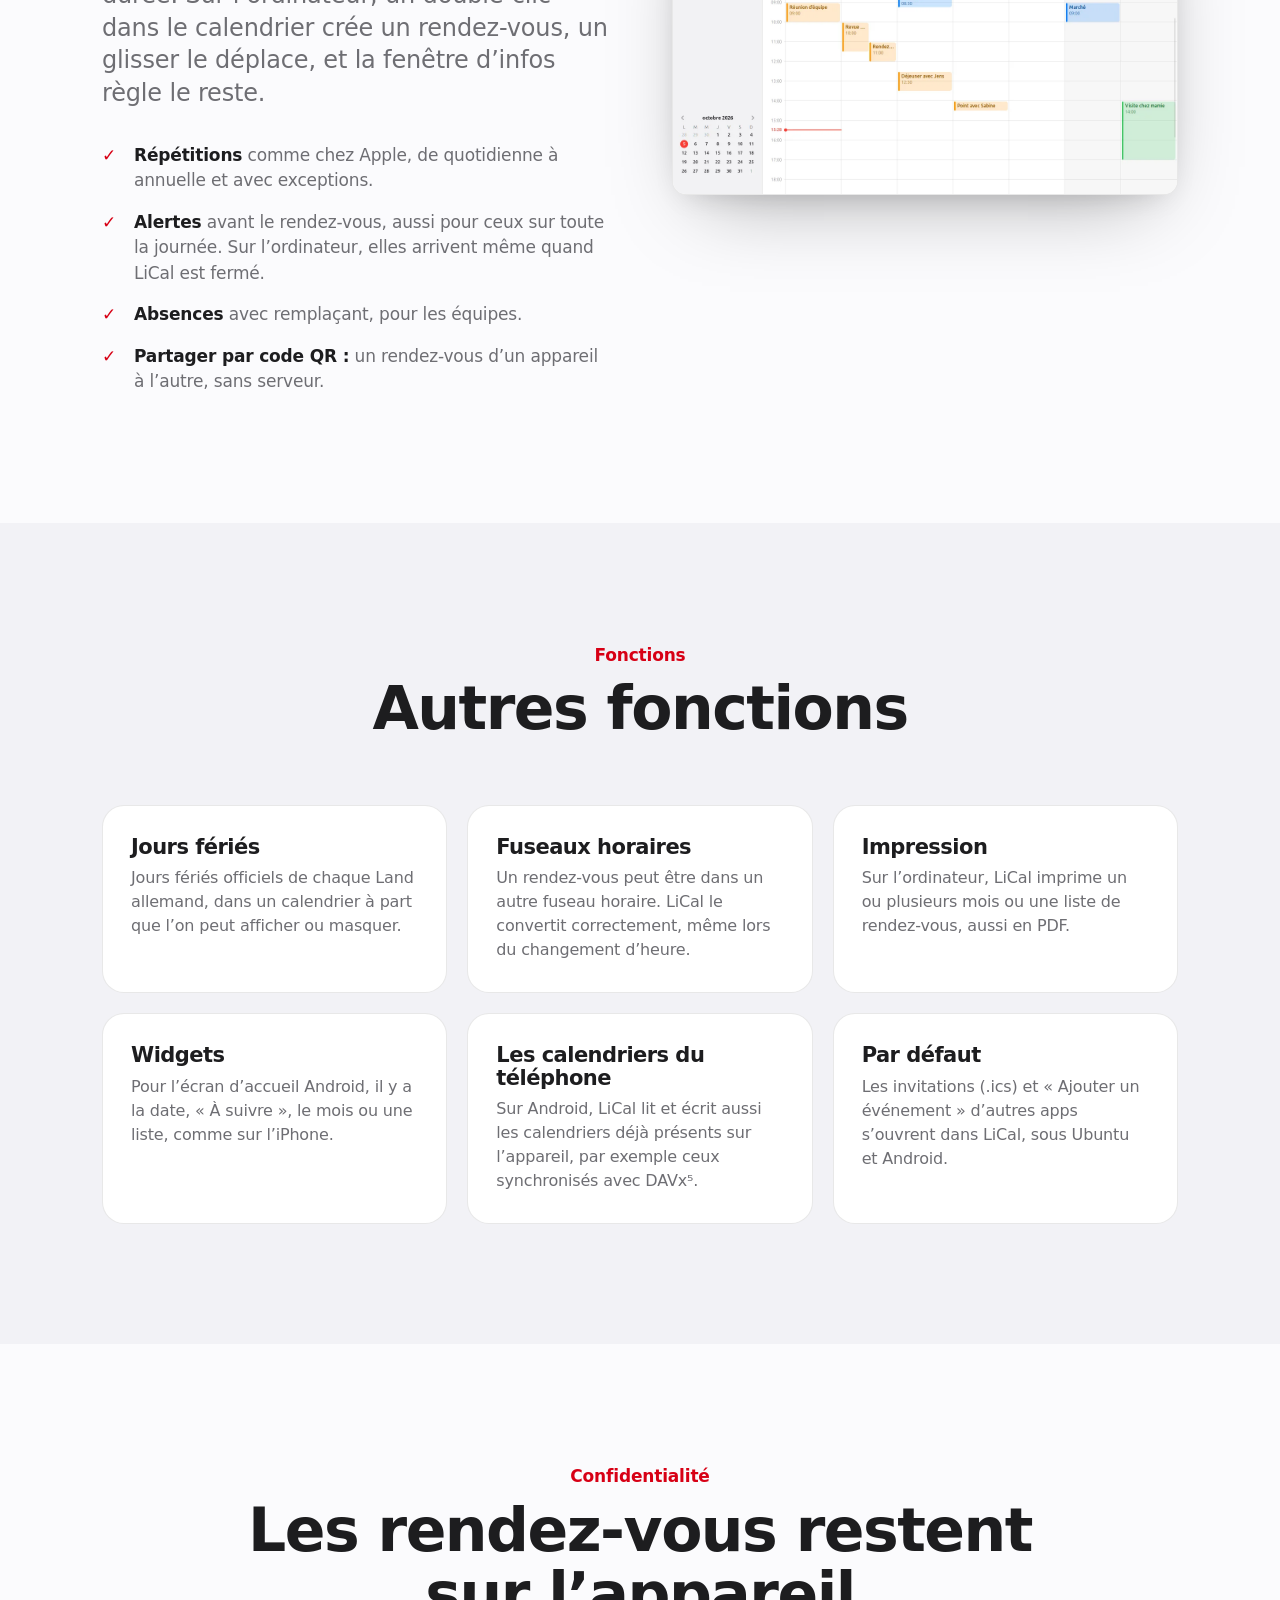
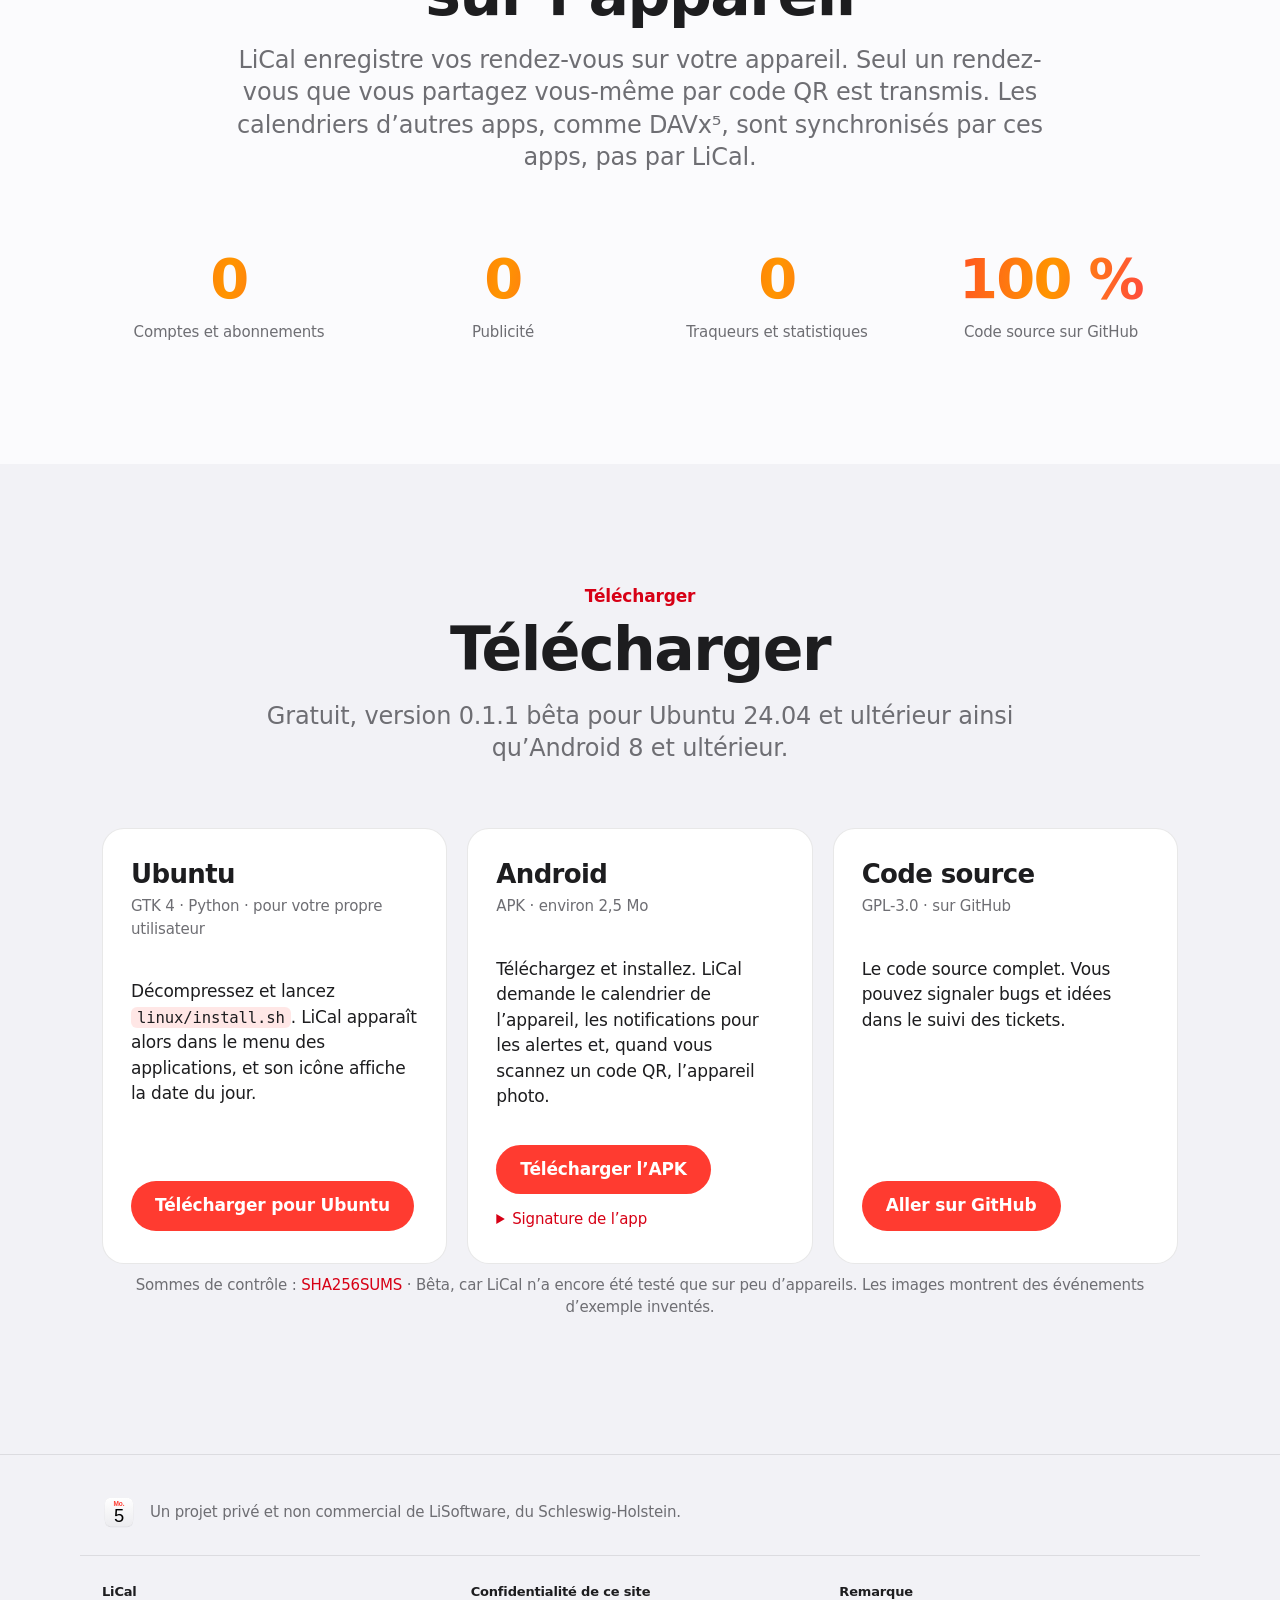
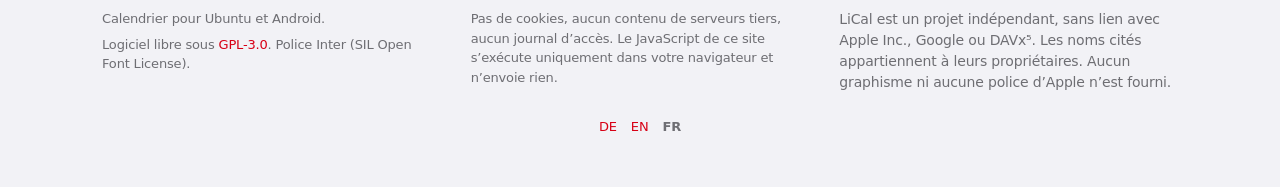
<file: homepage/fr/index.html>
<!doctype html>
<html lang="fr">
<head>
<meta charset="utf-8">
<meta name="viewport" content="width=device-width, initial-scale=1, viewport-fit=cover">
<title>LiCal – Le calendrier tel que vous le connaissez chez Apple</title>
<meta name="description" content="LiCal est un calendrier pour Ubuntu et Android, conçu comme le Calendrier d’Apple. Il affiche jour, semaine, mois et année, rappelle les rendez-vous et connaît les jours fériés. Il ne demande aucun compte et n’affiche aucune publicité.">
<link rel="icon" href="../lical.svg" type="image/svg+xml">
<link rel="stylesheet" href="../site.css">
<!--lang--><link rel="alternate" hreflang="de" href="https://lisoftware.de/lical/"><link rel="alternate" hreflang="en" href="https://lisoftware.de/lical/en/"><link rel="alternate" hreflang="fr" href="https://lisoftware.de/lical/fr/">
<style>
.apps .wrap { position: relative; }
.lang-switch { position: absolute; right: 22px; display: flex; gap: 12px; }
.lang-switch a[aria-current], .lang-foot a[aria-current] { color: #fff; opacity: 1; font-weight: 600; }
.lang-foot { display: flex; gap: 14px; justify-content: center; padding-top: 18px; font-size: 13px; }
.lang-foot a[aria-current] { color: inherit; }
@media (max-width: 900px) { .lang-switch { display: none; } }
</style><!--/lang-->
</head>
<body>

<div class="apps">
  <div class="wrap">
    <a href="https://lisoftware.de/linotes/">LiNotes</a>
    <a href="https://lisoftware.de/prevux/">Prevux</a>
    <a href="https://lisoftware.de/liboard/">LiBoard</a>
    <a href="https://lisoftware.de/licida/">LiCida</a>
    <a href="https://lisoftware.de/lical/" aria-current="page">LiCal</a>
    <a href="https://lisoftware.de/lidio/">LiDio</a>
  <!--lang--><span class="lang-switch"><a href="../" hreflang="de" lang="de">DE</a><a href="../en/" hreflang="en" lang="en">EN</a><a href="./" hreflang="fr" lang="fr" aria-current="true">FR</a></span><!--/lang-->
  </div>
</div>

<header class="nav">
  <div class="wrap">
    <a class="brand" href="#"><img src="../lical.svg" alt="">LiCal</a>
    <nav class="links">
      <a href="#ansichten">Vues</a>
      <a href="#termine">Événements</a>
      <a href="#funktionen">Fonctions</a>
      <a href="#datenschutz">Confidentialité</a>
      <a href="https://github.com/veritasX1/LiCal">GitHub</a>
    </nav>
    <a class="btn small cta" href="#laden">Télécharger</a>
  </div>
</header>

<main>

<section class="hero">
  <div class="wrap">
    <img class="app-icon reveal" src="../lical.svg" alt="Icône de LiCal" width="120" height="120">
    <span class="badge reveal">Nouveau : version 0.1.1 bêta · aide et licences sur Android</span>
    <h1 class="display reveal d1">Votre journée.<br><span class="gradient-text">En un coup d’œil.</span></h1>
    <p class="lead reveal d2">LiCal ressemble au Calendrier d’Apple et s’utilise de la même façon.<br>Sous Ubuntu comme sur Mac, sous Android comme sur iPhone. Aucun compte n’est nécessaire.</p>
    <div class="actions reveal d3">
      <a class="btn" href="#laden">Télécharger</a>
      <a class="btn ghost" href="#ansichten">Découvrir</a>
    </div>
    <div class="hero-shot reveal"><div class="window"><img src="../img/fr/month.webp" alt="LiCal sous Ubuntu : vue mensuelle d’octobre avec des événements aux couleurs des calendriers" width="1600" height="1056"></div></div>
  </div>
</section>

<section id="ansichten" class="alt">
  <div class="wrap section-head reveal" style="margin-bottom: 30px">
    <p class="eyebrow">Vues</p>
    <h2 class="headline">Quatre vues</h2>
    <p class="lead">Jour, semaine, mois et année, en clair ou en sombre. Un trait rouge indique l’heure actuelle, les événements sur toute la journée sont en haut, et ceux à la même heure se placent côte à côte.</p>
  </div>
  <div class="wrap twin">
    <figure class="reveal" style="margin:0"><div class="window"><img src="../img/fr/week-dunkel.webp" alt="Vue hebdomadaire en apparence sombre" loading="lazy"></div></figure>
    <figure class="reveal d1" style="margin:0"><div class="window"><img src="../img/fr/day.webp" alt="Vue quotidienne avec axe horaire et aperçu de la journée" loading="lazy"></div></figure>
    <figure class="reveal" style="margin:0"><div class="window"><img src="../img/fr/year.webp" alt="Vue annuelle avec douze mois" loading="lazy"></div></figure>
    <figure class="reveal d1" style="margin:0"><div class="window"><img src="../img/fr/month-dunkel.webp" alt="Vue mensuelle, sombre" loading="lazy"></div></figure>
  </div>
</section>

<section id="termine">
  <div class="wrap">
    <div class="split">
      <div class="reveal">
        <p class="eyebrow">Événements</p>
        <h2 class="headline">Un rendez-vous en une phrase</h2>
        <p class="lead">Tapez « Déjeuner avec Jens demain 12:30 » et LiCal en tire la date, l’heure et la durée. Sur l’ordinateur, un double-clic dans le calendrier crée un rendez-vous, un glisser le déplace, et la fenêtre d’infos règle le reste.</p>
        <ul class="checks">
          <li><b>Répétitions</b> comme chez Apple, de quotidienne à annuelle et avec exceptions.</li>
          <li><b>Alertes</b> avant le rendez-vous, aussi pour ceux sur toute la journée. Sur l’ordinateur, elles arrivent même quand LiCal est fermé.</li>
          <li><b>Absences</b> avec remplaçant, pour les équipes.</li>
          <li><b>Partager par code QR :</b> un rendez-vous d’un appareil à l’autre, sans serveur.</li>
        </ul>
      </div>
      <div class="reveal d1"><div class="window"><img src="../img/fr/week.webp" alt="Vue hebdomadaire" loading="lazy"></div></div>
    </div>
  </div>
</section>

<section id="funktionen" class="alt">
  <div class="wrap">
    <div class="section-head reveal">
      <p class="eyebrow">Fonctions</p>
      <h2 class="headline">Autres fonctions</h2>
    </div>
    <div class="tiles">
      <div class="tile reveal"><h3>Jours fériés</h3><p>Jours fériés officiels de chaque Land allemand, dans un calendrier à part que l’on peut afficher ou masquer.</p></div>
      <div class="tile reveal d1"><h3>Fuseaux horaires</h3><p>Un rendez-vous peut être dans un autre fuseau horaire. LiCal le convertit correctement, même lors du changement d’heure.</p></div>
      <div class="tile reveal d2"><h3>Impression</h3><p>Sur l’ordinateur, LiCal imprime un ou plusieurs mois ou une liste de rendez-vous, aussi en PDF.</p></div>
      <div class="tile reveal"><h3>Widgets</h3><p>Pour l’écran d’accueil Android, il y a la date, « À suivre », le mois ou une liste, comme sur l’iPhone.</p></div>
      <div class="tile reveal d1"><h3>Les calendriers du téléphone</h3><p>Sur Android, LiCal lit et écrit aussi les calendriers déjà présents sur l’appareil, par exemple ceux synchronisés avec DAVx⁵.</p></div>
      <div class="tile reveal d2"><h3>Par défaut</h3><p>Les invitations (.ics) et « Ajouter un événement » d’autres apps s’ouvrent dans LiCal, sous Ubuntu et Android.</p></div>
    </div>
  </div>
</section>

<section id="datenschutz">
  <div class="wrap">
    <div class="section-head reveal">
      <p class="eyebrow">Confidentialité</p>
      <h2 class="headline">Les rendez-vous restent sur l’appareil</h2>
      <p class="lead">LiCal enregistre vos rendez-vous sur votre appareil. Seul un rendez-vous que vous partagez vous-même par code QR est transmis. Les calendriers d’autres apps, comme DAVx⁵, sont synchronisés par ces apps, pas par LiCal.</p>
    </div>
    <div class="facts">
      <div class="reveal"><div class="num gradient-text">0</div><div class="lbl">Comptes et abonnements</div></div>
      <div class="reveal d1"><div class="num gradient-text">0</div><div class="lbl">Publicité</div></div>
      <div class="reveal d2"><div class="num gradient-text">0</div><div class="lbl">Traqueurs et statistiques</div></div>
      <div class="reveal d3"><div class="num gradient-text">100 %</div><div class="lbl">Code source sur GitHub</div></div>
    </div>
  </div>
</section>

<section id="laden" class="alt">
  <div class="wrap">
    <div class="section-head reveal">
      <p class="eyebrow">Télécharger</p>
      <h2 class="headline">Télécharger</h2>
      <p class="lead">Gratuit, version 0.1.1 bêta pour Ubuntu 24.04 et ultérieur ainsi qu’Android 8 et ultérieur.</p>
    </div>
    <div class="downloads">
      <div class="download reveal">
        <h3>Ubuntu</h3>
        <div class="meta">GTK 4 · Python · pour votre propre utilisateur</div>
        <div class="grow"><p>Décompressez et lancez <code class="inline">linux/install.sh</code>. LiCal apparaît alors dans le menu des applications, et son icône affiche la date du jour.</p></div>
        <a class="btn" href="../download/LiCal-0.1.1-ubuntu.tar.gz">Télécharger pour Ubuntu</a>
      </div>
      <div class="download reveal d1">
        <h3>Android</h3>
        <div class="meta">APK · environ 2,5 Mo</div>
        <div class="grow"><p>Téléchargez et installez. LiCal demande le calendrier de l’appareil, les notifications pour les alertes et, quand vous scannez un code QR, l’appareil photo.</p></div>
        <a class="btn" href="../download/LiCal-0.1.1.apk">Télécharger l’APK</a>
        <details><summary>Signature de l’app</summary>
          <p>SHA-256: <code style="word-break: break-all">b53ba4b14abd79e1d31be87858fc0e9a59f13baef9a8531a01cefaddf93ebed9</code></p>
        </details>
      </div>
      <div class="download reveal d2">
        <h3>Code source</h3>
        <div class="meta">GPL-3.0 · sur GitHub</div>
        <div class="grow"><p>Le code source complet. Vous pouvez signaler bugs et idées dans le suivi des tickets.</p></div>
        <a class="btn" href="https://github.com/veritasX1/LiCal">Aller sur GitHub</a>
      </div>
    </div>
    <p class="center" style="margin-top: 10px; color: var(--muted); font-size: 15px">Sommes de contrôle : <a href="../download/SHA256SUMS">SHA256SUMS</a> · Bêta, car LiCal n’a encore été testé que sur peu d’appareils. Les images montrent des événements d’exemple inventés.</p>
  </div>
</section>

</main>

<footer>
  <div class="wrap made">
    <img src="../lical.svg" alt="" width="34" height="34">
    <p>Un projet privé et non commercial de LiSoftware, du Schleswig-Holstein.</p>
  </div>
  <div class="wrap cols">
    <div>
      <h4>LiCal</h4>
      <p>Calendrier pour Ubuntu et Android.</p>
      <p>Logiciel libre sous <a href="https://github.com/veritasX1/LiCal/blob/main/LICENSE">GPL-3.0</a>. Police Inter (SIL Open Font License).</p>
    </div>
    <div>
      <h4>Confidentialité de ce site</h4>
      <p>Pas de cookies, aucun contenu de serveurs tiers, aucun journal d’accès. Le JavaScript de ce site s’exécute uniquement dans votre navigateur et n’envoie rien.</p>
    </div>
    <div>
      <h4>Remarque</h4>
      <p class="legal">LiCal est un projet indépendant, sans lien avec Apple Inc., Google ou DAVx⁵. Les noms cités appartiennent à leurs propriétaires. Aucun graphisme ni aucune police d’Apple n’est fourni.</p>
    </div>
  </div>
<!--lang--><div class="wrap lang-foot"><a href="../" hreflang="de" lang="de">DE</a><a href="../en/" hreflang="en" lang="en">EN</a><a href="./" hreflang="fr" lang="fr" aria-current="true">FR</a></div><!--/lang-->
</footer>

<script src="../site.js"></script>
</body>
</html>
</file>
<file: homepage/site.css>
/* LiCal – website. System fonts only, nothing loaded from other servers. */
:root {
  --bg: #fbfbfd;
  --bg-alt: #f2f2f6;
  --card: #ffffff;
  --text: #1d1d1f;
  --muted: #6e6e73;
  --line: rgba(0, 0, 0, 0.09);
  --accent: #ff3b30;
  --accent-text: #d70015;
  --accent-soft: rgba(255, 59, 48, 0.12);
  --on-accent: #ffffff;
  --shadow: 0 30px 80px -30px rgba(0, 0, 0, 0.35), 0 10px 30px -15px rgba(0, 0, 0, 0.2);
  --radius: 22px;
  --nav: rgba(251, 251, 253, 0.72);
  --font: -apple-system, BlinkMacSystemFont, "SF Pro Display", "Segoe UI", Ubuntu, Cantarell, "Noto Sans", system-ui, sans-serif;
  --mono: ui-monospace, "SF Mono", "Ubuntu Mono", "DejaVu Sans Mono", Menlo, monospace;
  color-scheme: light;
}
@media (prefers-color-scheme: dark) {
  :root {
    --bg: #000000;
    --bg-alt: #101012;
    --card: #1c1c1e;
    --text: #f5f5f7;
    --muted: #a1a1a6;
    --line: rgba(255, 255, 255, 0.12);
    --accent: #ff453a;
    --accent-text: #ff6961;
    --accent-soft: rgba(255, 69, 58, 0.16);
    --shadow: 0 30px 80px -30px rgba(0, 0, 0, 0.9), 0 10px 30px -15px rgba(0, 0, 0, 0.6);
    --nav: rgba(16, 16, 18, 0.72);
    color-scheme: dark;
  }
}

* { box-sizing: border-box; }
html { scroll-behavior: smooth; scroll-padding-top: 64px; }
body {
  margin: 0;
  background: var(--bg);
  color: var(--text);
  font: 17px/1.5 var(--font);
  letter-spacing: -0.01em;
  -webkit-font-smoothing: antialiased;
  overflow-x: hidden;
}
img { max-width: 100%; height: auto; display: block; }
a { color: var(--accent-text); text-decoration: none; }
a:hover { text-decoration: underline; }
code, pre, kbd { font-family: var(--mono); }
.wrap { max-width: 1120px; margin: 0 auto; padding: 0 22px; }
.narrow { max-width: 760px; margin: 0 auto; padding: 0 22px; }
.center { text-align: center; }

/* --- app strip (same on every app page) --- */
.apps { background: #1d1d1f; font-size: 12px; letter-spacing: 0; }
.apps .wrap { display: flex; justify-content: center; gap: 30px; height: 34px; align-items: center; }
.apps a { color: #d2d2d7; opacity: 0.8; }
.apps a:hover { opacity: 1; text-decoration: none; color: #fff; }
.apps a[aria-current] { color: #fff; opacity: 1; }

/* --- navigation --- */
.nav {
  position: sticky; top: 0; z-index: 50;
  background: var(--nav);
  backdrop-filter: saturate(180%) blur(20px);
  -webkit-backdrop-filter: saturate(180%) blur(20px);
  border-bottom: 1px solid transparent;
  transition: border-color 0.3s;
}
.nav.scrolled { border-bottom-color: var(--line); }
.nav .wrap { display: flex; align-items: center; gap: 26px; height: 52px; }
.nav .brand { display: flex; align-items: center; gap: 9px; font-weight: 600; color: var(--text); font-size: 19px; }
.nav .brand img { width: 26px; height: 26px; }
.nav .links { display: flex; gap: 22px; margin-left: auto; font-size: 13.5px; }
.nav .links a { color: var(--text); opacity: 0.8; }
.nav .links a:hover, .nav .links a.active { opacity: 1; text-decoration: none; color: var(--accent-text); }
.nav .cta { font-size: 13.5px; }
@media (max-width: 760px) { .nav .links { display: none; } .nav .cta { margin-left: auto; } }

/* --- buttons --- */
.btn {
  display: inline-flex; align-items: center; gap: 8px;
  padding: 12px 24px; border-radius: 980px;
  background: var(--accent); color: var(--on-accent); font-weight: 600; font-size: 17px;
  transition: transform 0.2s, filter 0.2s;
}
.btn:hover { text-decoration: none; filter: brightness(1.06); transform: translateY(-1px); }
.btn.small { padding: 6px 15px; font-size: 13.5px; }
.btn.ghost { background: transparent; color: var(--accent-text); box-shadow: inset 0 0 0 1.5px var(--accent); }
.link-arrow::after { content: " ›"; }

/* --- type --- */
.eyebrow { color: var(--accent-text); font-weight: 600; font-size: 17px; margin: 0 0 8px; }
h1, h2, h3 { letter-spacing: -0.025em; line-height: 1.07; margin: 0; }
.display { font-size: clamp(44px, 7.4vw, 92px); font-weight: 700; }
.headline { font-size: clamp(34px, 5vw, 60px); font-weight: 700; }
.title { font-size: clamp(26px, 3.2vw, 40px); font-weight: 700; }
.lead { font-size: clamp(19px, 2vw, 24px); color: var(--muted); line-height: 1.35; margin: 18px 0 0; font-weight: 500; }
.gradient-text {
  background: linear-gradient(100deg, #ff3b30 0%, #ff9500 50%, #ff2d55 100%);
  -webkit-background-clip: text; background-clip: text; color: transparent;
}

/* --- sections --- */
section { padding: 120px 0; }
section.alt { background: var(--bg-alt); }
.section-head { max-width: 820px; margin: 0 auto 64px; text-align: center; }

/* --- hero --- */
.hero { padding: 90px 0 40px; text-align: center; overflow: hidden; }
.hero .badge {
  display: inline-block; padding: 6px 14px; border-radius: 980px; font-size: 14px; font-weight: 600;
  background: var(--accent-soft); color: var(--accent-text); margin-bottom: 22px;
}
.hero .actions { display: flex; gap: 14px; justify-content: center; flex-wrap: wrap; margin-top: 34px; }
.hero-stage { position: relative; margin: 70px auto 0; max-width: 1080px; padding-bottom: 40px; }
.hero-stage .window { transform: perspective(2400px) rotateX(var(--tilt, 8deg)) scale(var(--scale, 0.96)); transform-origin: 50% 0; transition: transform 0.1s linear; }
.hero-stage .phone { position: absolute; right: -2%; bottom: -10px; width: 23%; min-width: 150px; }

/* --- device frames --- */
.window {
  border-radius: 14px; overflow: hidden; box-shadow: var(--shadow);
  border: 1px solid var(--line); background: var(--card);
}
.phone {
  border-radius: 46px; padding: 10px; background: #111;
  box-shadow: var(--shadow), inset 0 0 0 2px #2a2a2c;
}
.phone img { border-radius: 37px; width: 100%; }
.phone::before {
  content: ""; position: absolute; left: 50%; top: 18px; width: 26%; height: 22px; transform: translateX(-50%);
  background: #111; border-radius: 20px; z-index: 2;
}
.phone { position: relative; }

/* --- reveal animation --- */
.reveal { opacity: 0; transform: translateY(40px); transition: opacity 0.9s cubic-bezier(.2,.7,.2,1), transform 0.9s cubic-bezier(.2,.7,.2,1); }
.reveal.in { opacity: 1; transform: none; }
.reveal.d1 { transition-delay: 0.08s; } .reveal.d2 { transition-delay: 0.16s; } .reveal.d3 { transition-delay: 0.24s; }
@media (prefers-reduced-motion: reduce) { .reveal { opacity: 1; transform: none; transition: none; } .hero-stage .window { transform: none !important; } }

/* --- story: sticky picture, text steps --- */
.story { display: grid; grid-template-columns: 0.85fr 1.15fr; gap: 60px; align-items: start; }
.story .steps .step { min-height: 70vh; display: flex; flex-direction: column; justify-content: center; opacity: 0.28; transition: opacity 0.5s; }
.story .steps .step.active { opacity: 1; }
.story .steps .step h3 { font-size: clamp(26px, 3vw, 36px); margin-bottom: 14px; }
.story .steps .step p { color: var(--muted); font-size: 19px; margin: 0; }
.story .stage { position: sticky; top: 14vh; height: 72vh; display: flex; align-items: center; }
.story .stage .frames { position: relative; width: 100%; aspect-ratio: 16 / 10; }
.story .stage .window { position: absolute; inset: 0; opacity: 0; transform: scale(0.97); transition: opacity 0.6s, transform 0.6s; }
.story .stage .window.show { opacity: 1; transform: none; }
.story .stage .window img { width: 100%; height: 100%; object-fit: cover; object-position: top left; }
@media (max-width: 900px) {
  .story { grid-template-columns: 1fr; }
  .story .stage { display: none; }
  .story .steps .step { min-height: 0; opacity: 1; padding: 30px 0; }
  .story .steps .step .mobile-shot { display: block; margin-top: 22px; }
}
.story .mobile-shot { display: none; }

/* --- tiles --- */
.tiles { display: grid; grid-template-columns: repeat(3, 1fr); gap: 20px; }
.tile {
  background: var(--card); border-radius: var(--radius); padding: 30px 28px; border: 1px solid var(--line);
  transition: transform 0.35s, box-shadow 0.35s;
}
.tile:hover { transform: translateY(-4px); box-shadow: var(--shadow); }
.tile .icon { font-size: 30px; line-height: 1; margin-bottom: 18px; display: inline-flex; width: 52px; height: 52px; border-radius: 14px; align-items: center; justify-content: center; background: var(--accent-soft); }
.tile h3 { font-size: 21px; margin-bottom: 8px; }
.tile p { color: var(--muted); margin: 0; font-size: 16px; }
.tile.wide { grid-column: span 2; }
@media (max-width: 900px) { .tiles { grid-template-columns: 1fr 1fr; } }
@media (max-width: 600px) { .tiles { grid-template-columns: 1fr; } .tile.wide { grid-column: auto; } }

/* --- segmented control + showcase --- */
.segmented { display: inline-flex; padding: 4px; border-radius: 980px; background: var(--card); border: 1px solid var(--line); gap: 2px; flex-wrap: wrap; justify-content: center; }
.segmented button {
  border: 0; background: transparent; color: var(--text); font: 600 15px var(--font); padding: 9px 18px; border-radius: 980px; cursor: pointer;
  transition: background 0.25s, color 0.25s;
}
.segmented button.on { background: var(--accent); color: var(--on-accent); }
.showcase { display: grid; grid-template-columns: 1fr 260px; gap: 40px; align-items: end; margin-top: 46px; }
.showcase .caption { grid-column: 1 / -1; text-align: center; color: var(--muted); font-size: 18px; min-height: 2.8em; }
.showcase .window, .showcase .phone { transition: opacity 0.35s; }
.showcase.fading .window, .showcase.fading .phone { opacity: 0; }
@media (max-width: 800px) { .showcase { grid-template-columns: 1fr; } .showcase .phone { width: 60%; margin: 0 auto; } }

/* --- carousel of phone screens --- */
.carousel { display: flex; gap: 28px; overflow-x: auto; scroll-snap-type: x mandatory; padding: 20px 22px 40px; scrollbar-width: none; }
.carousel::-webkit-scrollbar { display: none; }
.carousel figure { flex: 0 0 250px; margin: 0; scroll-snap-align: center; text-align: center; }
.carousel figcaption { margin-top: 16px; font-weight: 600; }
.carousel figcaption span { display: block; font-weight: 400; color: var(--muted); font-size: 15px; }
.carousel-nav { display: flex; justify-content: center; gap: 12px; }
.carousel-nav button {
  width: 40px; height: 40px; border-radius: 50%; border: 0; background: var(--card); color: var(--text); font-size: 20px; cursor: pointer;
  box-shadow: inset 0 0 0 1px var(--line);
}

/* --- split feature --- */
.split { display: grid; grid-template-columns: 1fr 1fr; gap: 64px; align-items: center; }
.split.reverse > :first-child { order: 2; }
.split ul.checks { list-style: none; padding: 0; margin: 26px 0 0; }
.split ul.checks li { padding: 8px 0 8px 32px; position: relative; color: var(--muted); }
.split ul.checks li b { color: var(--text); font-weight: 600; }
.split ul.checks li::before { content: "✓"; position: absolute; left: 0; color: var(--accent-text); font-weight: 700; }
@media (max-width: 900px) { .split { grid-template-columns: 1fr; gap: 40px; } .split.reverse > :first-child { order: 0; } }

/* --- privacy numbers --- */
.facts { display: grid; grid-template-columns: repeat(4, 1fr); gap: 20px; text-align: center; margin-top: 60px; }
.facts .num { font-size: clamp(36px, 4.4vw, 56px); font-weight: 700; letter-spacing: -0.03em; }
.facts .lbl { color: var(--muted); font-size: 15px; }
@media (max-width: 700px) { .facts { grid-template-columns: 1fr 1fr; } }

/* --- download cards --- */
.downloads { display: grid; grid-template-columns: repeat(3, 1fr); gap: 20px; }
.download { min-width: 0; background: var(--card); border: 1px solid var(--line); border-radius: var(--radius); padding: 32px 28px; display: flex; flex-direction: column; }
.download h3 { font-size: 26px; margin-bottom: 6px; }
.download .meta { color: var(--muted); font-size: 15px; margin-bottom: 22px; }
.download .grow { flex: 1; }
.download .btn { align-self: flex-start; margin-top: 18px; }
.download details { margin-top: 14px; color: var(--muted); font-size: 15px; }
.download details summary { cursor: pointer; color: var(--accent-text); }
.download .qr { width: 150px; margin: 14px 0; background: #fff; padding: 8px; border-radius: 12px; }
@media (max-width: 900px) { .downloads { grid-template-columns: 1fr; } }

/* --- code / terminal --- */
.terminal {
  position: relative; background: #1c1c1e; color: #f5f5f7; border-radius: 14px; overflow: hidden;
  box-shadow: var(--shadow); font: 14.5px/1.6 var(--mono); margin: 22px 0;
}
.terminal .bar { display: flex; gap: 7px; padding: 12px 14px; background: #2c2c2e; }
.terminal .bar i { width: 12px; height: 12px; border-radius: 50%; background: #ff5f57; }
.terminal .bar i:nth-child(2) { background: #febc2e; } .terminal .bar i:nth-child(3) { background: #28c840; }
.terminal .bar span { margin-left: 10px; color: #a1a1a6; font-size: 12.5px; font-family: var(--font); }
.terminal pre { margin: 0; padding: 18px 20px; overflow-x: auto; white-space: pre; }
.terminal .p { color: #9d9bff; } .terminal .ok { color: #30d158; } .terminal .dim { color: #8e8e93; } .terminal .b { font-weight: 700; color: #fff; }
.copy {
  position: absolute; right: 10px; top: 6px; border: 0; border-radius: 8px; padding: 4px 10px; font: 600 12.5px var(--font);
  background: rgba(255, 255, 255, 0.12); color: #fff; cursor: pointer;
}
.copy.done { background: #30d158; color: #000; }
code.inline { background: var(--accent-soft); padding: 1px 6px; border-radius: 6px; font-size: 0.92em; }
kbd { font-size: 0.85em; padding: 2px 7px; border-radius: 6px; border: 1px solid var(--line); background: var(--card); box-shadow: 0 1px 0 var(--line); }

/* --- docs pages (help, server) --- */
.docs { display: grid; grid-template-columns: 240px 1fr; gap: 56px; padding-top: 50px; padding-bottom: 100px; }
.docs nav.toc { position: sticky; top: 76px; align-self: start; max-height: calc(100vh - 100px); overflow-y: auto; font-size: 14.5px; }
.docs nav.toc .search { width: 100%; padding: 9px 12px; border-radius: 10px; border: 1px solid var(--line); background: var(--card); color: var(--text); font: 15px var(--font); margin-bottom: 16px; }
.docs nav.toc h4 { margin: 18px 0 6px; font-size: 12px; text-transform: uppercase; letter-spacing: 0.06em; color: var(--muted); }
.docs nav.toc a { display: block; padding: 5px 10px; border-radius: 8px; color: var(--text); opacity: 0.8; }
.docs nav.toc a:hover { background: var(--accent-soft); text-decoration: none; opacity: 1; }
.docs nav.toc a.active { background: var(--accent-soft); color: var(--accent-text); opacity: 1; font-weight: 600; }
.docs article h1 { font-size: clamp(38px, 5vw, 56px); margin-bottom: 14px; }
.docs article > .lead { margin-bottom: 40px; }
.docs article section { padding: 34px 0 30px; border-top: 1px solid var(--line); }
.docs article section:first-of-type { border-top: 0; }
.docs article h2 { font-size: 30px; margin-bottom: 14px; }
.docs article h3 { font-size: 20px; margin: 26px 0 8px; }
.docs article p, .docs article li { color: var(--muted); }
.docs article p b, .docs article li b { color: var(--text); }
.docs article ol, .docs article ul { padding-left: 22px; }
.docs article li { margin: 6px 0; }
.docs .shots { display: grid; grid-template-columns: 1fr 200px; gap: 26px; align-items: end; margin: 22px 0 8px; }
.docs .shots.single { grid-template-columns: 1fr; }
.docs .shots .phone { border-radius: 30px; padding: 6px; }
.docs .shots .phone img { border-radius: 25px; }
.docs .shots .phone::before { top: 11px; height: 14px; }
.docs .note { background: var(--accent-soft); border-radius: 14px; padding: 14px 18px; margin: 18px 0; color: var(--text); font-size: 16px; }
.docs .tag { display: inline-block; font-size: 12px; font-weight: 600; padding: 2px 8px; border-radius: 6px; background: var(--card); border: 1px solid var(--line); color: var(--muted); margin-right: 4px; vertical-align: 2px; }
.docs section.hidden { display: none; }
.docs .steps-list { counter-reset: step; list-style: none; padding: 0; }
.docs .steps-list > li { counter-increment: step; position: relative; padding: 4px 0 18px 54px; }
.docs .steps-list > li::before {
  content: counter(step); position: absolute; left: 0; top: 0; width: 36px; height: 36px; border-radius: 50%;
  background: var(--accent); color: var(--on-accent); font-weight: 700; display: flex; align-items: center; justify-content: center;
}
.docs .steps-list > li > b:first-child { display: block; color: var(--text); font-size: 19px; margin-bottom: 4px; }
@media (max-width: 900px) { .docs { grid-template-columns: 1fr; } .docs nav.toc { position: static; max-height: none; } .docs .shots { grid-template-columns: 1fr; } .docs .shots .phone { width: 60%; margin: 0 auto; } }

/* --- lightbox --- */
.zoomable { cursor: zoom-in; }
.lightbox {
  position: fixed; inset: 0; z-index: 100; background: rgba(0, 0, 0, 0.82); display: flex; align-items: center; justify-content: center;
  padding: 30px; opacity: 0; pointer-events: none; transition: opacity 0.25s; cursor: zoom-out;
}
.lightbox.open { opacity: 1; pointer-events: auto; }
.lightbox img { max-width: 100%; max-height: 100%; border-radius: 12px; box-shadow: 0 30px 90px rgba(0, 0, 0, 0.6); }

/* --- footer --- */
footer { background: var(--bg-alt); color: var(--muted); font-size: 13px; padding: 40px 0 50px; border-top: 1px solid var(--line); }
footer .made { display: flex; align-items: center; gap: 14px; padding-bottom: 26px; margin-bottom: 26px; border-bottom: 1px solid var(--line); }
footer .made p { margin: 0; font-size: 15px; color: var(--muted); }
footer .made b { color: var(--text); font-size: 17px; }
footer .cols { display: grid; grid-template-columns: repeat(3, 1fr); gap: 30px; }
footer h4 { color: var(--text); font-size: 13px; margin: 0 0 8px; }
footer p { margin: 0 0 6px; }
@media (max-width: 700px) { footer .cols { grid-template-columns: 1fr; } }

/* --- diagram (server page) --- */
.diagram { background: var(--card); border: 1px solid var(--line); border-radius: var(--radius); padding: 26px; margin: 22px 0; }
.diagram svg { width: 100%; height: auto; }
.diagram text { fill: var(--text); font: 600 14px var(--font); }
.diagram .sub { fill: var(--muted); font-weight: 400; font-size: 12.5px; }
.diagram .box { fill: var(--bg-alt); stroke: var(--line); }
.diagram .acc { fill: var(--accent-soft); stroke: var(--accent); }
.diagram .wire { stroke: var(--accent); stroke-width: 2; fill: none; stroke-dasharray: 6 6; animation: flow 1.2s linear infinite; }
@keyframes flow { to { stroke-dashoffset: -24; } }

/* window with an overlapping phone (like the hero) */
.duo { position: relative; padding: 0 9% 40px 0; }
.duo .phone { position: absolute; right: 0; bottom: 0; width: 21%; min-width: 120px; }
.showcase.duo-wrap { display: block; max-width: 1000px; margin-left: auto; margin-right: auto; }
.showcase.duo-wrap .caption { margin-top: 26px; }
.docs .shots > div:not(.window):not(.phone) { align-self: start; }
@media (max-width: 600px) {
  .phone { border-radius: 26px; padding: 5px; }
  .phone img { border-radius: 22px; }
  .phone::before { top: 9px; height: 10px; }
  .hero-stage .phone, .duo .phone { width: 30%; min-width: 0; }
  .hero-stage .phone { right: 0; bottom: 0; }
  section { padding: 80px 0; }
}

/* --- shared with Prevux: app icon in the hero, line symbols in tiles, shortcut table --- */
.hero .app-icon { width: 120px; height: 120px; margin: 0 auto 26px; filter: drop-shadow(0 14px 24px rgba(0, 0, 0, 0.3)); }
.tile .icon svg { width: 26px; height: 26px; color: var(--accent-text); }
.install { display: grid; grid-template-columns: 1.25fr 0.75fr; gap: 20px; }
.install .download .btn { margin-top: 8px; }
table.keys { width: 100%; border-collapse: collapse; font-size: 15.5px; }
table.keys td { padding: 9px 0; border-bottom: 1px solid var(--line); vertical-align: top; color: var(--muted); }
table.keys td:last-child { text-align: right; white-space: nowrap; padding-left: 12px; }
table.keys tr:last-child td { border-bottom: 0; }
.download .note { background: var(--accent-soft); border-radius: 14px; padding: 14px 18px; margin: 18px 0 0; color: var(--text); font-size: 16px; }
@media (max-width: 900px) { .install { grid-template-columns: 1fr; } }

/* --- LiDio: window shots (Ubuntu) beside phone shots --- */
.solo-phone { max-width: 330px; margin: 64px auto 0; padding-bottom: 20px; }
@media (max-width: 600px) { .solo-phone { max-width: 260px; } }
@media (prefers-color-scheme: dark) {
  .gradient-text { background-image: linear-gradient(100deg, #ff9f0a 0%, #ffd60a 45%, #ff6482 100%); }
}

.hero-shot { max-width: 1080px; margin: 64px auto 0; }
.hero-shot .window img, .split .window img { width: 100%; display: block; }
.legal { color: var(--muted); font-size: 14px; }
.twin { display: grid; grid-template-columns: 1fr 1fr; gap: 28px; }
@media (max-width: 800px) { .twin { grid-template-columns: 1fr; } }
.share-card { max-width: 520px; margin: 0 auto; text-align: center; background: var(--card); border: 1px solid var(--line); border-radius: var(--radius); padding: 40px 30px; }
</file>
